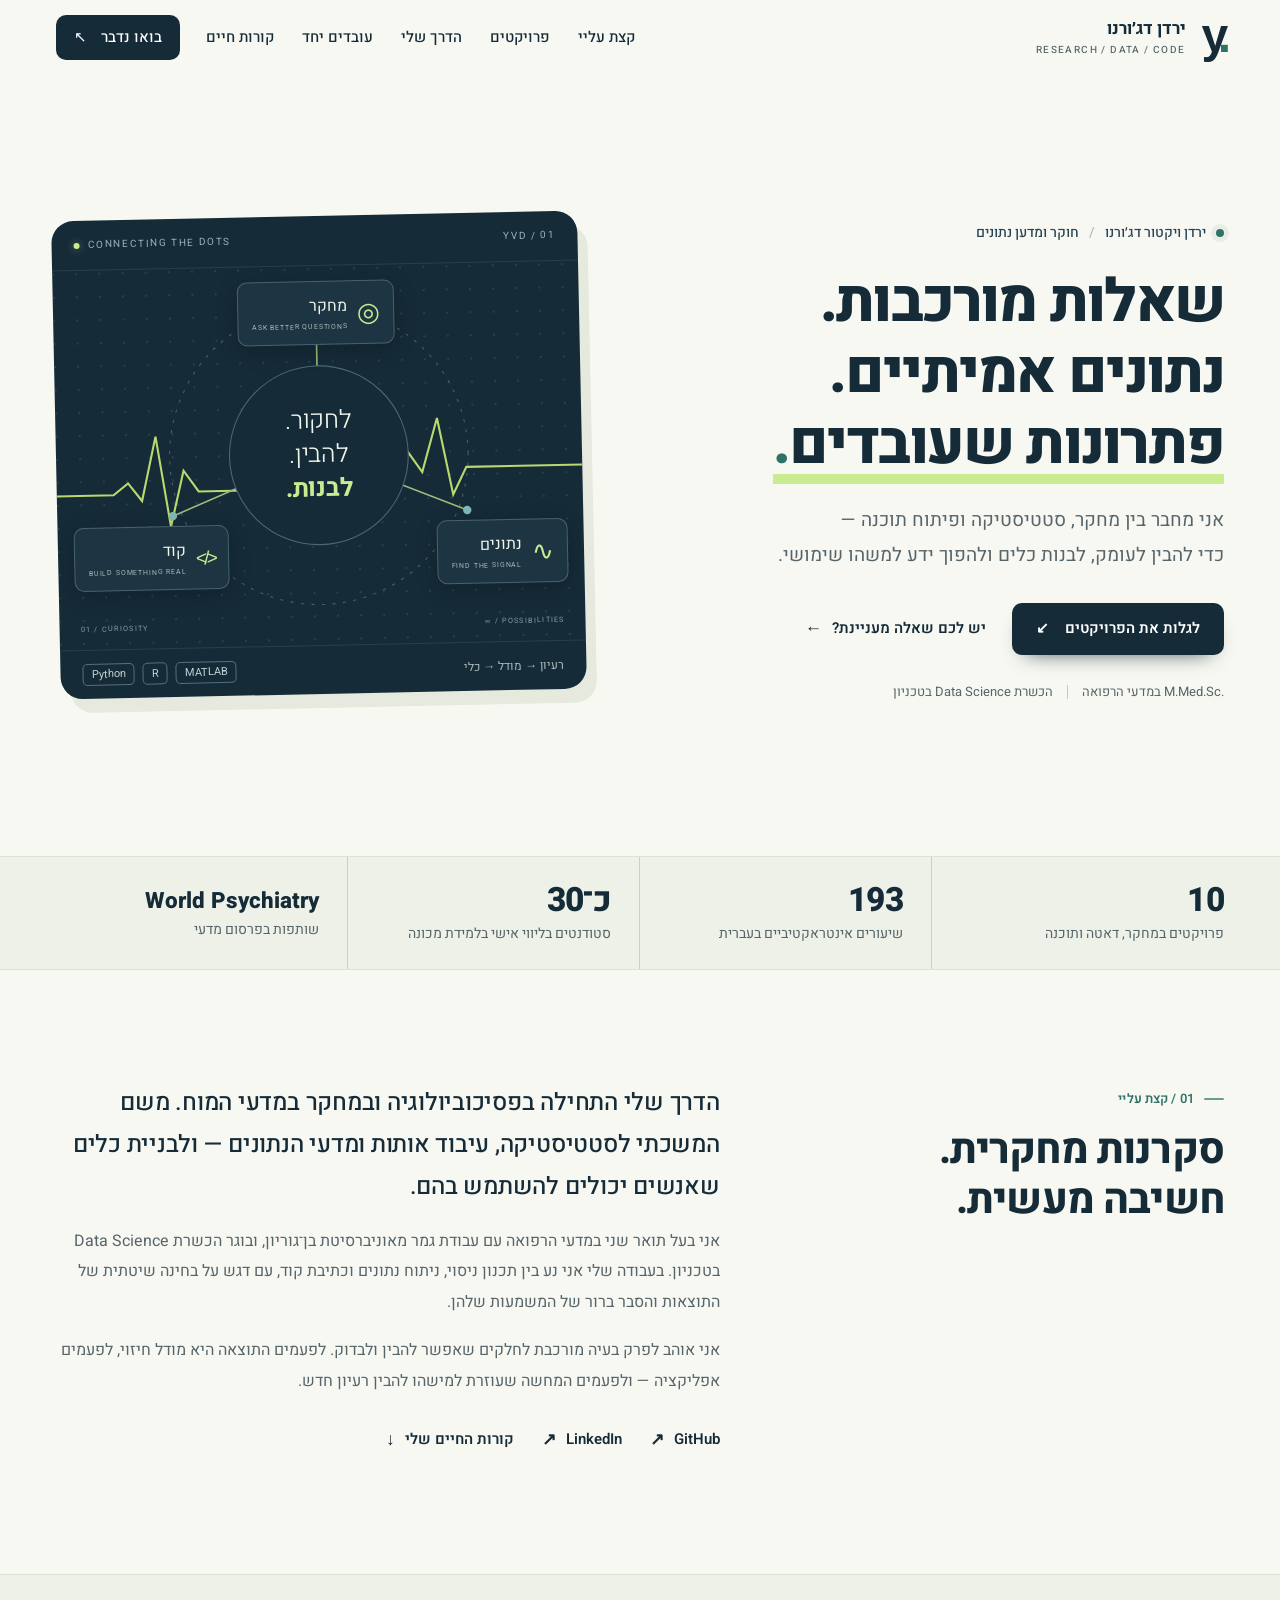
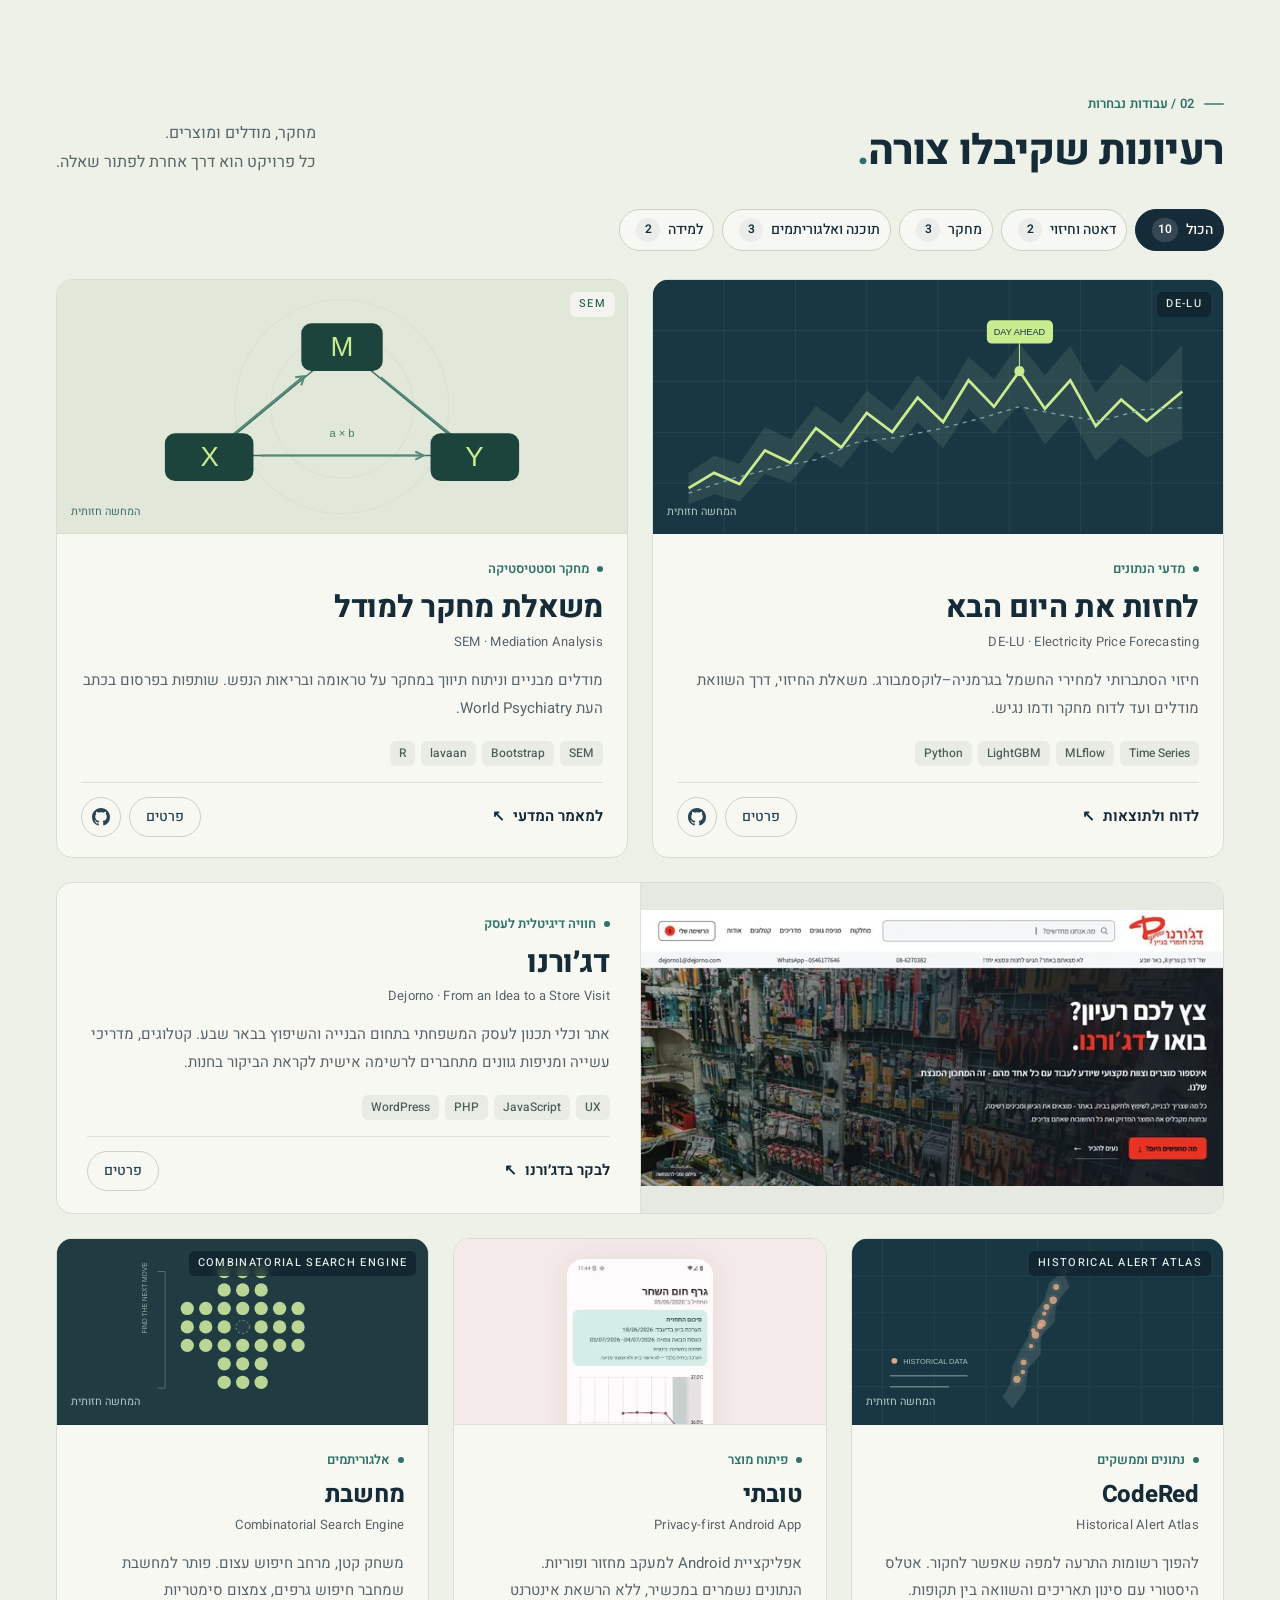
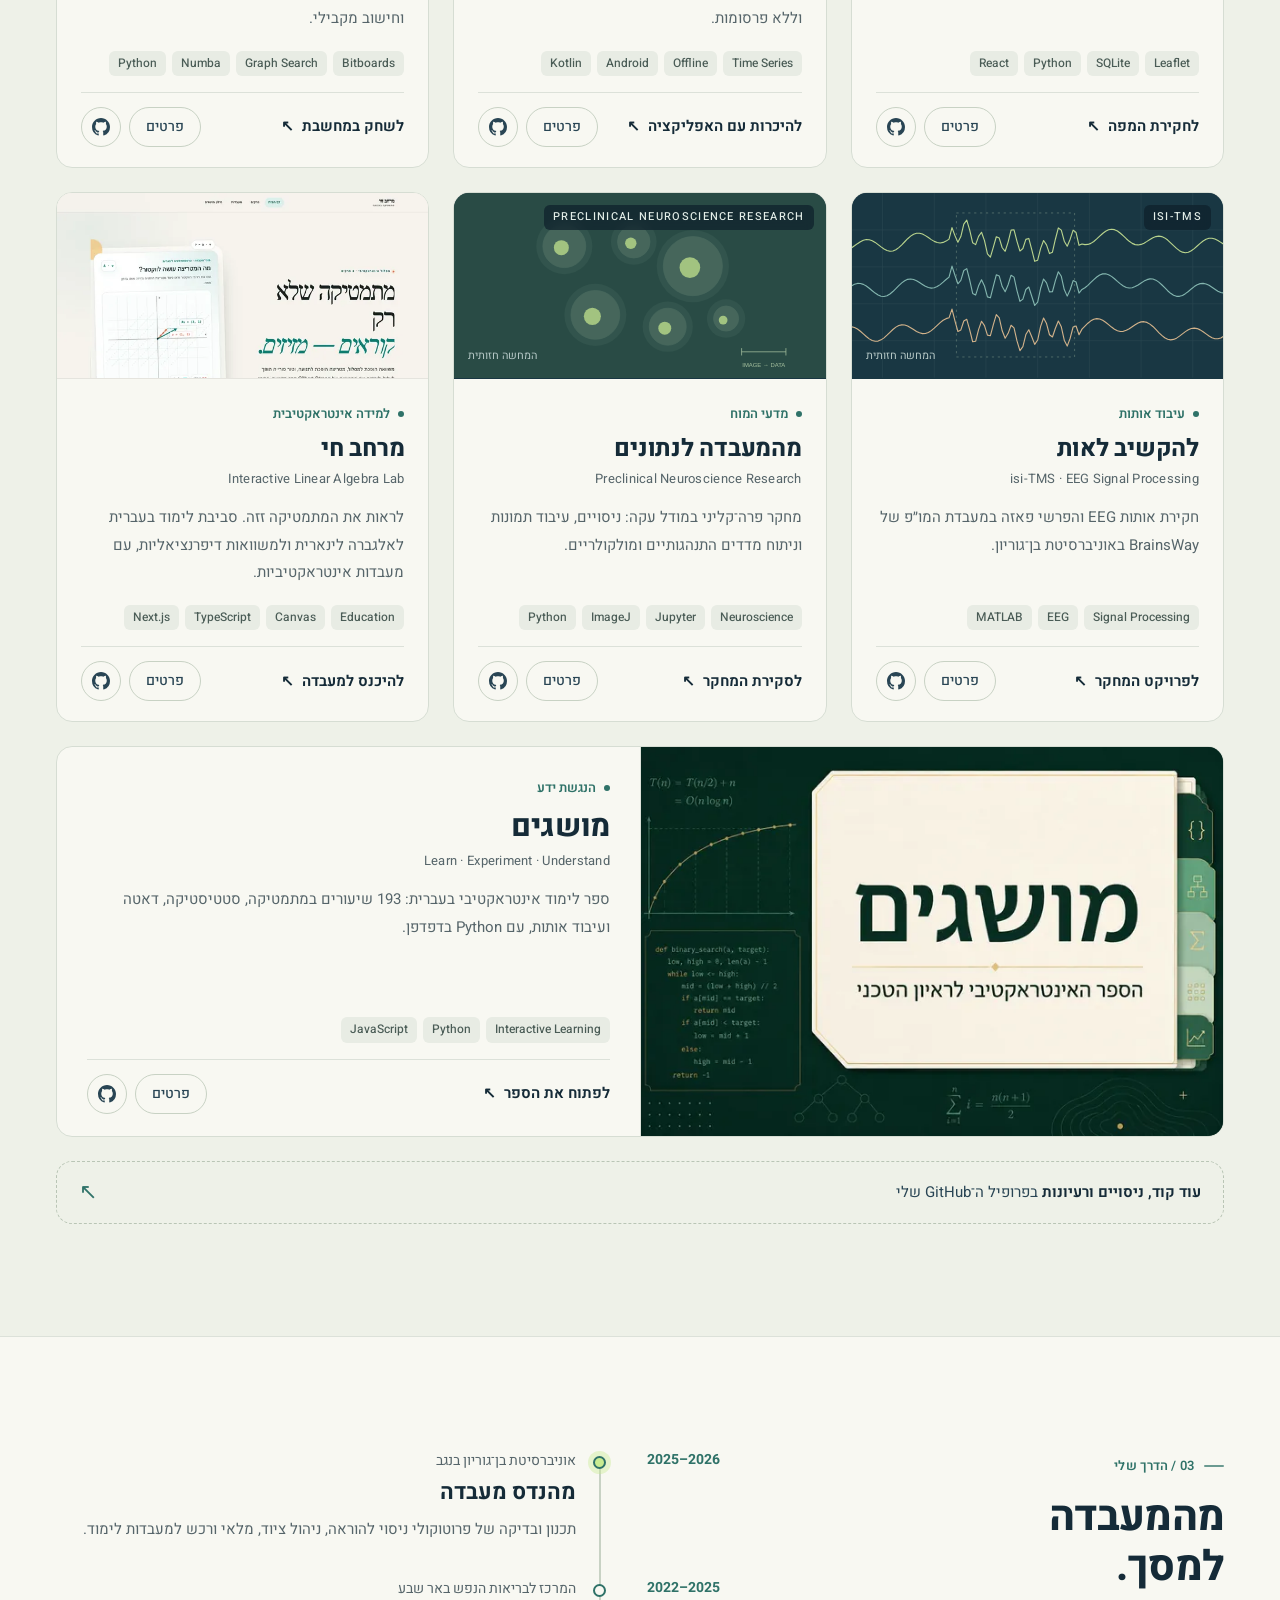
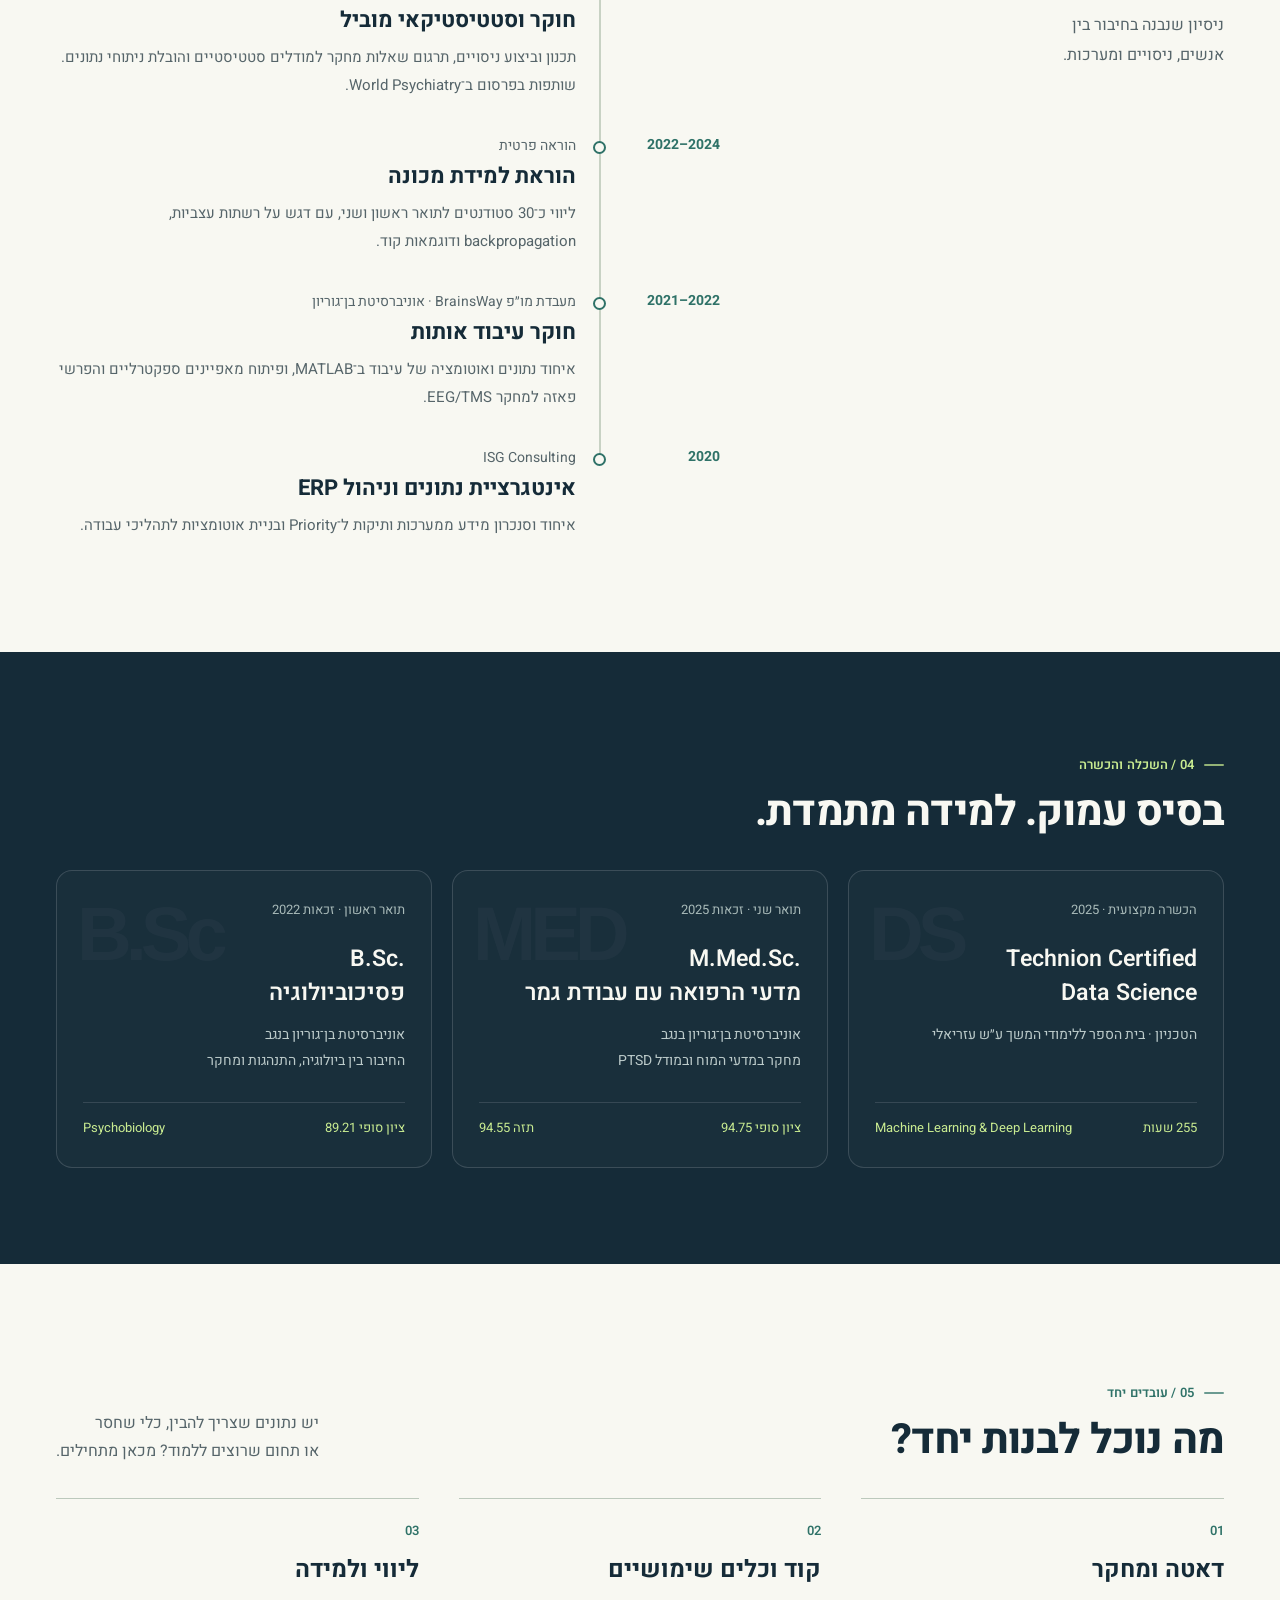
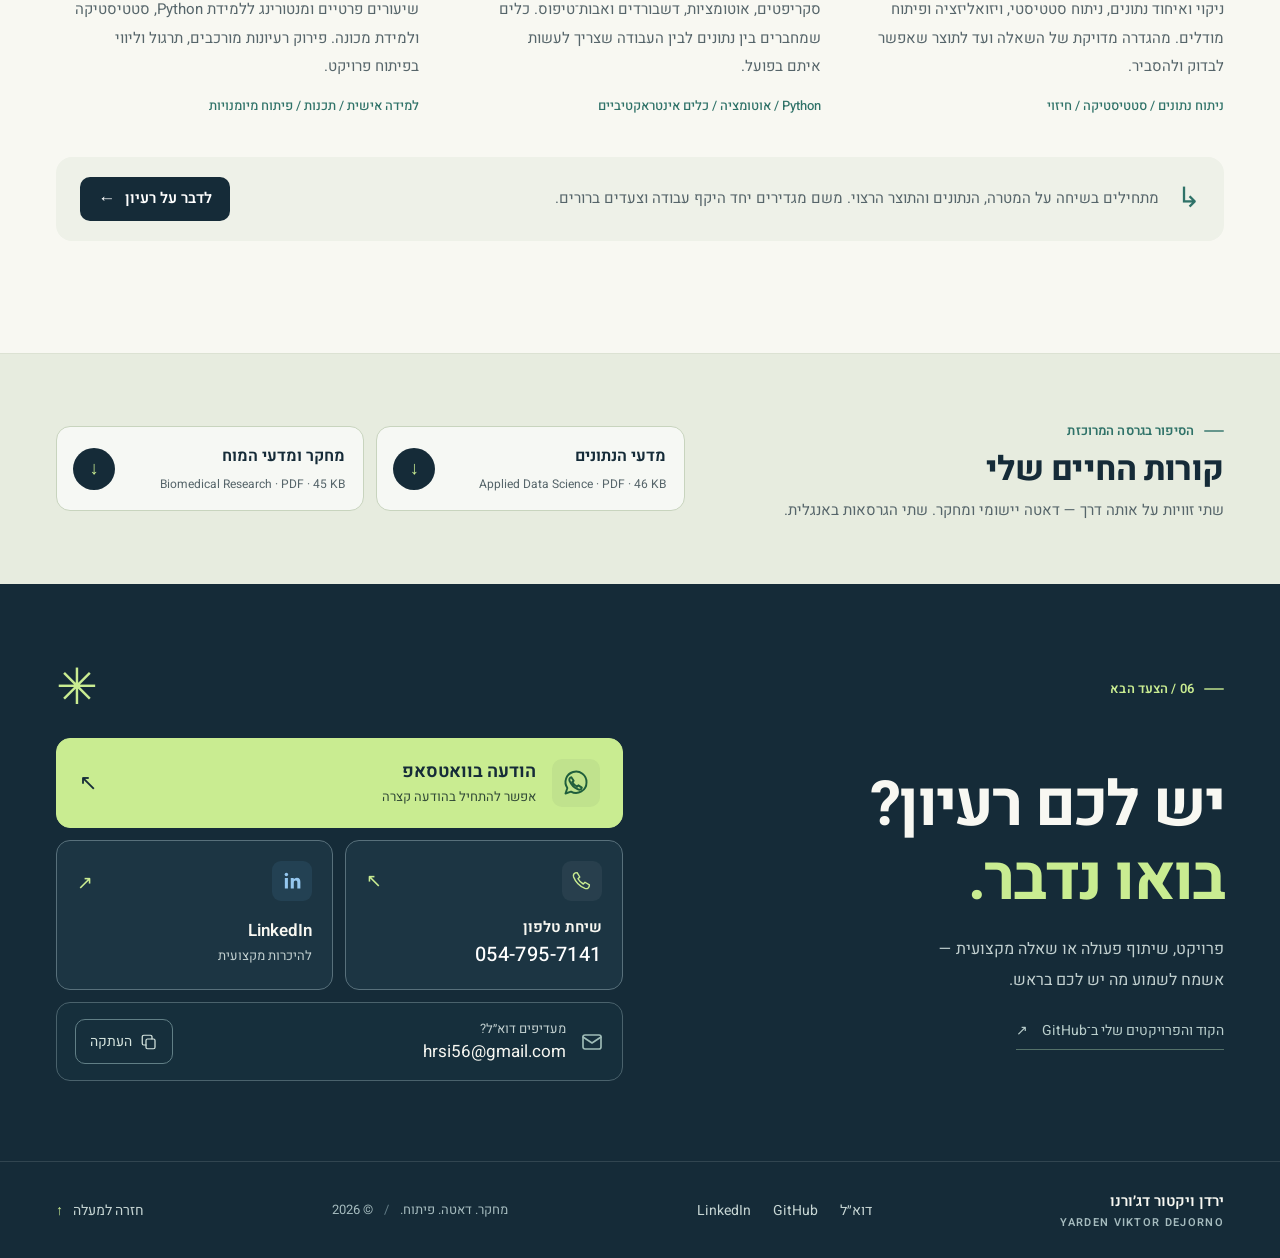
<file: index.html>
<!doctype html>
<html lang="he" dir="rtl">
<head>
  <meta charset="utf-8">
  <meta name="viewport" content="width=device-width, initial-scale=1">
  <meta name="theme-color" content="#f8f8f2">
  <meta name="color-scheme" content="light">
  <title>ירדן ויקטור דג׳ורנו | מחקר, דאטה ופיתוח</title>
  <meta name="description" content="האתר האישי של ירדן ויקטור דג׳ורנו — חוקר ומדען נתונים. פרויקטים בחיזוי, סטטיסטיקה, מדעי המוח ופיתוח תוכנה, לצד ליווי אישי ולמידה.">
  <link rel="canonical" href="https://hrsi56.github.io/">
  <meta property="og:type" content="website">
  <meta property="og:locale" content="he_IL">
  <meta property="og:title" content="ירדן ויקטור דג׳ורנו — מחקר. דאטה. פיתוח.">
  <meta property="og:description" content="מחבר בין שאלות מחקר, נתונים וקוד. תיק עבודות, ניסיון ודרכים לעבוד יחד.">
  <meta property="og:url" content="https://hrsi56.github.io/">
  <meta property="og:image" content="https://hrsi56.github.io/assets/social-card.png">
  <meta property="og:image:width" content="1200">
  <meta property="og:image:height" content="630">
  <meta name="twitter:card" content="summary_large_image">
  <link rel="icon" href="assets/favicon.svg" type="image/svg+xml">
  <link rel="icon" href="assets/favicon-32.png" type="image/png" sizes="32x32">
  <link rel="apple-touch-icon" href="assets/apple-touch-icon.png">
  <link rel="preload" href="assets/fonts/Heebo-Variable.woff2" as="font" type="font/woff2" crossorigin>
  <link rel="stylesheet" href="styles.css?v=ux2-20261119">
  <script type="module" src="app.js?v=ux2-20261119"></script>
  <script type="application/ld+json">{"@context":"https://schema.org","@type":"Person","name":"ירדן ויקטור דג׳ורנו","alternateName":"Yarden Viktor Dejorno","url":"https://hrsi56.github.io/","jobTitle":"חוקר ומדען נתונים","email":"mailto:hrsi56@gmail.com","sameAs":["https://github.com/hrsi56","https://www.linkedin.com/in/yvdejorno/"],"alumniOf":[{"@type":"CollegeOrUniversity","name":"Ben-Gurion University of the Negev"}],"knowsAbout":["Statistical Modeling","Probabilistic Forecasting","Signal Processing","Python","Neuroscience"]}</script>
</head>
<body>
  <div class="scroll-sentinel" aria-hidden="true"></div>
  <a class="skip-link" href="#main">דילוג לתוכן</a>
  <header class="site-header">
    <div class="container nav-wrap">
      <a class="brand" href="#home"><span class="brand-symbol" aria-hidden="true">y<span>.</span></span><span>ירדן דג׳ורנו<span class="sr-only"> — לראש האתר</span><span class="brand-sub" aria-hidden="true">RESEARCH / DATA / CODE</span></span></a>
      <button class="menu-toggle" type="button" aria-expanded="false" aria-controls="main-nav"><span class="menu-lines" aria-hidden="true"></span><span class="menu-label">תפריט</span></button>
      <nav id="main-nav" aria-label="ניווט ראשי"><a href="#about">קצת עליי</a><a href="#projects">פרויקטים</a><a href="#experience">הדרך שלי</a><a href="#together">עובדים יחד</a><a href="#resume">קורות חיים</a><a class="nav-contact" href="#contact">בואו נדבר <span aria-hidden="true">↖</span></a></nav>
    </div>
  </header>
  <main id="main">
    <section class="hero container" id="home" aria-labelledby="hero-title">
      <div class="hero-copy">
        <div class="eyebrow"><span class="status-dot" aria-hidden="true"></span>ירדן ויקטור דג׳ורנו <span class="eyebrow-divider">/</span> חוקר ומדען נתונים</div>
        <h1 id="hero-title">שאלות מורכבות.<br> נתונים אמיתיים.<br> <span class="hero-accent">פתרונות שעובדים<span class="lime-dot">.</span></span></h1>
        <p class="hero-description">אני מחבר בין מחקר, סטטיסטיקה ופיתוח תוכנה —<br class="desktop-br"> כדי להבין לעומק, לבנות כלים ולהפוך ידע למשהו שימושי.</p>
        <div class="hero-actions"><a class="button button-dark" href="#projects">לגלות את הפרויקטים <span aria-hidden="true">↙</span></a><a class="text-link" href="#contact">יש לכם שאלה מעניינת? <span aria-hidden="true">←</span></a></div>
        <div class="hero-credentials"><span><bdi lang="en">M.Med.Sc.</bdi> במדעי הרפואה</span><i aria-hidden="true"></i><span>הכשרת <bdi lang="en">Data Science</bdi> בטכניון</span></div>
      </div>
      <div class="hero-lab" role="img" aria-label="המחשה: מחקר, נתונים וקוד מתחברים לרעיון אחד — לחקור, להבין, לבנות">
        <div class="lab-topline"><span class="lab-live"><span></span> CONNECTING THE DOTS</span><span>YVD / 01</span></div>
        <div class="lab-canvas">
          <svg class="connection-svg" viewBox="0 20 500 360" preserveAspectRatio="xMidYMid slice" fill="none" aria-hidden="true"><defs><pattern id="dot-grid" width="22" height="22" patternUnits="userSpaceOnUse"><circle cx="1" cy="1" r="1" fill="#759097" opacity=".25"/></pattern><linearGradient id="trace" x1="40" y1="160" x2="450" y2="250"><stop stop-color="#b9d96f"/><stop offset="1" stop-color="#6ec8bc"/></linearGradient></defs><rect width="500" height="400" fill="url(#dot-grid)"/><circle cx="250" cy="200" r="142" stroke="#47606b" stroke-dasharray="3 7"/><path class="lab-trace" pathLength="1000" d="M0 234H54L68 223L81 240L95 179L108 265L121 212L135 232H179L196 196L212 211L227 150L243 250L258 193L272 213H318L335 199L348 218L363 167L377 240L390 214H500" stroke="url(#trace)" stroke-width="2"/><path d="M250 58V115M110 255L176 228M390 255L324 228" stroke="#9dbb77" stroke-width="1.5"/><circle cx="250" cy="200" r="85" fill="#152b38" stroke="#4b6873"/><circle class="orbit-dot" cx="250" cy="58" r="5" fill="#c8ed89"/><circle cx="110" cy="255" r="4" fill="#81b9b7"/><circle cx="390" cy="255" r="4" fill="#81b9b7"/></svg>
          <div class="lab-node node-research"><span class="node-icon" aria-hidden="true">◎</span><span>מחקר<small>ASK BETTER QUESTIONS</small></span></div>
          <div class="lab-node node-data"><span class="node-icon" aria-hidden="true">∿</span><span>נתונים<small>FIND THE SIGNAL</small></span></div>
          <div class="lab-node node-code"><span class="node-icon code-icon" aria-hidden="true">&lt;/&gt;</span><span>קוד<small>BUILD SOMETHING REAL</small></span></div>
          <div class="lab-core"><span>לחקור.<br> להבין.<br> <b>לבנות.</b></span></div>
          <span class="lab-axis axis-a">01 / CURIOSITY</span><span class="lab-axis axis-b">∞ / POSSIBILITIES</span>
        </div>
        <div class="lab-bottomline"><span class="lab-tag">Python</span><span class="lab-tag">R</span><span class="lab-tag">MATLAB</span><span class="lab-note">רעיון → מודל → כלי</span></div>
      </div>
    </section>
    <div class="proof-strip"><div class="container"><ul class="proof-list" aria-label="בקצרה, במספרים"><li><a href="#projects"><b><span class="proof-count" data-count="all">10</span></b><span>פרויקטים במחקר, דאטה ותוכנה</span></a></li><li><a href="#project-musagim"><b>193</b><span>שיעורים אינטראקטיביים בעברית</span></a></li><li><a href="#experience"><b>כ־30</b><span>סטודנטים בליווי אישי בלמידת מכונה</span></a></li><li><a href="#project-sem"><b lang="en">World Psychiatry</b><span>שותפות בפרסום מדעי</span></a></li></ul></div></div>
    <section class="section container about" id="about" aria-labelledby="about-title">
      <div class="section-side"><span class="section-number">01 / קצת עליי</span><h2 id="about-title">סקרנות מחקרית. <br> חשיבה מעשית.</h2></div>
      <div class="about-content"><p class="large-text">הדרך שלי התחילה בפסיכוביולוגיה ובמחקר במדעי המוח. משם המשכתי לסטטיסטיקה, עיבוד אותות ומדעי הנתונים — ולבניית כלים שאנשים יכולים להשתמש בהם.</p><p>אני בעל תואר שני במדעי הרפואה עם עבודת גמר מאוניברסיטת בן־גוריון, ובוגר הכשרת Data Science בטכניון. בעבודה שלי אני נע בין תכנון ניסוי, ניתוח נתונים וכתיבת קוד, עם דגש על בחינה שיטתית של התוצאות והסבר ברור של המשמעות שלהן.</p><p>אני אוהב לפרק בעיה מורכבת לחלקים שאפשר להבין ולבדוק. לפעמים התוצאה היא מודל חיזוי, לפעמים אפליקציה — ולפעמים המחשה שעוזרת למישהו להבין רעיון חדש.</p><div class="about-links"><a class="text-link" href="https://github.com/hrsi56" target="_blank" rel="noopener noreferrer">GitHub <span aria-hidden="true">↗</span></a><a class="text-link" href="https://www.linkedin.com/in/yvdejorno/" target="_blank" rel="noopener noreferrer">LinkedIn <span aria-hidden="true">↗</span></a><a class="text-link" href="#resume">קורות החיים שלי <span aria-hidden="true">↓</span></a></div></div>
    </section>
    <section class="section projects-section" id="projects" aria-labelledby="projects-title">
      <div class="container">
        <div class="section-heading"><div><span class="section-number">02 / עבודות נבחרות</span><h2 id="projects-title">רעיונות שקיבלו צורה<span class="lime-dot">.</span></h2></div><p>מחקר, מודלים ומוצרים.<br> כל פרויקט הוא דרך אחרת לפתור שאלה.</p></div>
        <div class="project-filters" role="group" aria-label="סינון פרויקטים לפי תחום"><button class="filter active" type="button" data-filter="all" aria-pressed="true">הכול <span class="filter-count" data-count="all">10</span></button><button class="filter" type="button" data-filter="data" aria-pressed="false">דאטה וחיזוי <span class="filter-count" data-count="data">2</span></button><button class="filter" type="button" data-filter="research" aria-pressed="false">מחקר <span class="filter-count" data-count="research">3</span></button><button class="filter" type="button" data-filter="software" aria-pressed="false">תוכנה ואלגוריתמים <span class="filter-count" data-count="software">3</span></button><button class="filter" type="button" data-filter="learning" aria-pressed="false">למידה <span class="filter-count" data-count="learning">2</span></button></div>
        <p id="filter-status" class="sr-only" role="status" aria-live="polite"></p>
        <div class="project-grid" id="project-grid">
          <!-- PROJECTS:START -->
<article id="project-delu" class="project-card featured" data-category="data">
  <div class="project-visual project-image-forecast" data-open-project="delu"><svg viewBox="0 0 560 250" preserveAspectRatio="xMidYMid slice" xmlns="http://www.w3.org/2000/svg" aria-hidden="true" focusable="false"><rect x="-200" y="-100" width="960" height="450" fill="#193743"/><path d="M0 50H560M0 100H560M0 150H560M0 200H560M70 0V250M140 0V250M210 0V250M280 0V250M350 0V250M420 0V250M490 0V250" stroke="#8da6a3" opacity=".12"/><path d="M35 190L60 173L85 181L110 145L135 157L160 124L185 142L210 109L235 129L260 94L285 119L310 76L335 98L360 63L385 94L410 65L435 111L460 83L485 102L520 64V157L485 175L460 155L435 178L410 135L385 162L360 122L335 152L310 127L285 166L260 140L235 171L210 154L185 185L160 169L135 200L110 191L85 218L60 211L35 221Z" fill="#a0c397" opacity=".13"/><path d="M35 205L60 190L85 201L110 168L135 180L160 146L185 165L210 131L235 150L260 116L285 140L310 99L335 125L360 90L385 127L410 99L435 144L460 118L485 139L520 110" fill="none" stroke="#c9ec91" stroke-width="2.7"/><path d="M35 210L80 195L120 185L160 177L200 160L240 155L280 147L320 137L360 125L400 133L440 139L480 128L520 126" stroke="#7ba6a7" stroke-width="1.3" stroke-dasharray="4 5" fill="none"/><circle cx="360" cy="90" r="5" fill="#c9ec91"/><path d="M360 90V62" stroke="#c9ec91"/><rect x="328" y="40" width="65" height="23" rx="5" fill="#c9ec91"/><text x="360" y="55" text-anchor="middle" fill="#193743" font-family="Arial" font-size="9">DAY AHEAD</text></svg><span class="visual-stamp">DE-LU</span><span class="visual-caption">המחשה חזותית</span></div>
  <div class="project-body"><span class="project-category">מדעי הנתונים</span><h3>לחזות את היום הבא</h3><p class="project-name" lang="en">DE-LU · Electricity Price Forecasting</p><p class="project-description">חיזוי הסתברותי למחירי החשמל בגרמניה–לוקסמבורג. משאלת החיזוי, דרך השוואת מודלים ועד לדוח מחקר ודמו נגיש.</p><div class="project-tags" lang="en"><span>Python</span><span>LightGBM</span><span>MLflow</span><span>Time Series</span></div><div class="project-actions"><a class="project-main-link" href="https://hrsi56.github.io/delu-day-ahead-forecast/" target="_blank" rel="noopener noreferrer">לדוח ולתוצאות <span aria-hidden="true">↖</span></a><button class="project-info" type="button" data-project="delu" aria-haspopup="dialog" aria-label="פרטים נוספים על לחזות את היום הבא">פרטים</button><a class="repo-link" href="https://github.com/hrsi56/delu-day-ahead-forecast" target="_blank" rel="noopener noreferrer" aria-label="הקוד של לחזות את היום הבא ב־GitHub" title="הקוד ב־GitHub"><svg viewBox="0 0 16 16" aria-hidden="true" focusable="false"><path fill="currentColor" d="M8 0c4.42 0 8 3.58 8 8a8.013 8.013 0 0 1-5.45 7.59c-.4.08-.55-.17-.55-.38 0-.27.01-1.13.01-2.2 0-.75-.25-1.23-.54-1.48 1.78-.2 3.65-.88 3.65-3.95 0-.88-.31-1.59-.82-2.15.08-.2.36-1.02-.08-2.12 0 0-.67-.22-2.2.82-.64-.18-1.32-.27-2-.27-.68 0-1.36.09-2 .27-1.53-1.03-2.2-.82-2.2-.82-.44 1.1-.16 1.92-.08 2.12-.51.56-.82 1.28-.82 2.15 0 3.06 1.86 3.75 3.64 3.95-.23.2-.44.55-.51 1.07-.46.21-1.61.55-2.33-.66-.15-.24-.6-.83-1.23-.82-.67.01-.27.38.01.53.34.19.73.9.82 1.13.16.45.68 1.31 2.69.94 0 .67.01 1.3.01 1.49 0 .21-.15.45-.55.38A7.995 7.995 0 0 1 0 8c0-4.42 3.58-8 8-8Z"/></svg></a></div></div>
</article>
<article id="project-sem" class="project-card featured" data-category="research">
  <div class="project-visual project-image-mediation" data-open-project="sem"><svg viewBox="0 0 560 250" preserveAspectRatio="xMidYMid slice" xmlns="http://www.w3.org/2000/svg" aria-hidden="true" focusable="false"><rect x="-200" y="-100" width="960" height="450" fill="#e1e8d9"/><circle cx="280" cy="125" r="105" stroke="#a2b194" opacity=".15" fill="none"/><circle cx="280" cy="125" r="70" stroke="#a2b194" opacity=".15" fill="none"/><path d="M150 173L280 66L410 173M150 173H410" stroke="#3b6e64" stroke-width="1.5" fill="none"/><path d="M172 153L241 96M318 96L388 153M200 173H360" stroke="#558a77" stroke-width="2"/><path d="M234 96L243 95L240 104M384 151L390 155L381 155M352 169L360 173L352 177" stroke="#558a77" fill="none" stroke-width="2"/><rect x="240" y="43" width="80" height="47" rx="10" fill="#1d443c"/><rect x="106" y="151" width="87" height="47" rx="10" fill="#1d443c"/><rect x="367" y="151" width="87" height="47" rx="10" fill="#1d443c"/><text x="280" y="75" text-anchor="middle" fill="#c9ec91" font-family="Arial" font-size="27">M</text><text x="150" y="183" text-anchor="middle" fill="#c9ec91" font-family="Arial" font-size="27">X</text><text x="410" y="183" text-anchor="middle" fill="#c9ec91" font-family="Arial" font-size="27">Y</text><text x="280" y="155" text-anchor="middle" fill="#497767" font-family="Arial" font-size="11">a × b</text></svg><span class="visual-stamp">SEM</span><span class="visual-caption">המחשה חזותית</span></div>
  <div class="project-body"><span class="project-category">מחקר וסטטיסטיקה</span><h3>משאלת מחקר למודל</h3><p class="project-name" lang="en">SEM · Mediation Analysis</p><p class="project-description">מודלים מבניים וניתוח תיווך במחקר על טראומה ובריאות הנפש. שותפות בפרסום בכתב העת World Psychiatry.</p><div class="project-tags" lang="en"><span>R</span><span>lavaan</span><span>Bootstrap</span><span>SEM</span></div><div class="project-actions"><a class="project-main-link" href="https://doi.org/10.1002/wps.21254" target="_blank" rel="noopener noreferrer">למאמר המדעי <span aria-hidden="true">↖</span></a><button class="project-info" type="button" data-project="sem" aria-haspopup="dialog" aria-label="פרטים נוספים על משאלת מחקר למודל">פרטים</button><a class="repo-link" href="https://github.com/hrsi56/SEM-Mediation-Analysis" target="_blank" rel="noopener noreferrer" aria-label="הקוד של משאלת מחקר למודל ב־GitHub" title="הקוד ב־GitHub"><svg viewBox="0 0 16 16" aria-hidden="true" focusable="false"><path fill="currentColor" d="M8 0c4.42 0 8 3.58 8 8a8.013 8.013 0 0 1-5.45 7.59c-.4.08-.55-.17-.55-.38 0-.27.01-1.13.01-2.2 0-.75-.25-1.23-.54-1.48 1.78-.2 3.65-.88 3.65-3.95 0-.88-.31-1.59-.82-2.15.08-.2.36-1.02-.08-2.12 0 0-.67-.22-2.2.82-.64-.18-1.32-.27-2-.27-.68 0-1.36.09-2 .27-1.53-1.03-2.2-.82-2.2-.82-.44 1.1-.16 1.92-.08 2.12-.51.56-.82 1.28-.82 2.15 0 3.06 1.86 3.75 3.64 3.95-.23.2-.44.55-.51 1.07-.46.21-1.61.55-2.33-.66-.15-.24-.6-.83-1.23-.82-.67.01-.27.38.01.53.34.19.73.9.82 1.13.16.45.68 1.31 2.69.94 0 .67.01 1.3.01 1.49 0 .21-.15.45-.55.38A7.995 7.995 0 0 1 0 8c0-4.42 3.58-8 8-8Z"/></svg></a></div></div>
</article>
<article id="project-dejorno" class="project-card wide" data-category="software">
  <div class="project-visual project-image-dejorno" data-open-project="dejorno"><img src="assets/dejorno-home.webp" srcset="assets/dejorno-home-640.webp 640w, assets/dejorno-home-960.webp 960w, assets/dejorno-home.webp 1280w" sizes="(min-width: 1240px) 620px, (min-width: 700px) 50vw, 100vw" alt="דף הבית של אתר דג׳ורנו, עם לוגו המותג וכותרת הפתיחה" loading="lazy" decoding="async" width="1280" height="608"></div>
  <div class="project-body"><span class="project-category">חוויה דיגיטלית לעסק</span><h3>דג׳ורנו</h3><p class="project-name" lang="en">Dejorno · From an Idea to a Store Visit</p><p class="project-description">אתר וכלי תכנון לעסק המשפחתי בתחום הבנייה והשיפוץ בבאר שבע. קטלוגים, מדריכי עשייה ומניפות גוונים מתחברים לרשימה אישית לקראת הביקור בחנות.</p><div class="project-tags" lang="en"><span>WordPress</span><span>PHP</span><span>JavaScript</span><span>UX</span></div><div class="project-actions"><a class="project-main-link" href="https://dejorno.com/" target="_blank" rel="noopener noreferrer">לבקר בדג׳ורנו <span aria-hidden="true">↖</span></a><button class="project-info" type="button" data-project="dejorno" aria-haspopup="dialog" aria-label="פרטים נוספים על דג׳ורנו">פרטים</button></div></div>
</article>
<article id="project-codered" class="project-card" data-category="data">
  <div class="project-visual project-image-map" data-open-project="codered"><svg viewBox="0 0 560 250" preserveAspectRatio="xMidYMid slice" xmlns="http://www.w3.org/2000/svg" aria-hidden="true" focusable="false"><rect x="-200" y="-100" width="960" height="450" fill="#193743"/><path d="M0 50H560M0 100H560M0 150H560M0 200H560M70 0V250M140 0V250M210 0V250M280 0V250M350 0V250M420 0V250M490 0V250" stroke="#8da6a3" opacity=".12"/><path d="M320 23L333 32L315 47L323 65L304 87L303 112L284 132L284 156L266 176L263 205L246 229L233 214L244 195L246 173L258 149L271 126L273 106L289 83L296 59L309 49Z" fill="#c9d7c6" opacity=".15" stroke="#9bb9a0" stroke-width="1.3"/><circle cx="316" cy="44" r="3" fill="#d7a885" opacity=".85"/><circle cx="316" cy="44" r="7" fill="#d7a885" opacity=".09"/><circle cx="305" cy="65" r="4" fill="#d7a885" opacity=".85"/><circle cx="305" cy="65" r="8" fill="#d7a885" opacity=".09"/><circle cx="301" cy="83" r="5" fill="#d7a885" opacity=".85"/><circle cx="301" cy="83" r="9" fill="#d7a885" opacity=".09"/><circle cx="289" cy="101" r="3" fill="#d7a885" opacity=".85"/><circle cx="289" cy="101" r="7" fill="#d7a885" opacity=".09"/><circle cx="283" cy="118" r="4" fill="#d7a885" opacity=".85"/><circle cx="283" cy="118" r="8" fill="#d7a885" opacity=".09"/><circle cx="277" cy="130" r="5" fill="#d7a885" opacity=".85"/><circle cx="277" cy="130" r="9" fill="#d7a885" opacity=".09"/><circle cx="271" cy="145" r="3" fill="#d7a885" opacity=".85"/><circle cx="271" cy="145" r="7" fill="#d7a885" opacity=".09"/><circle cx="261" cy="167" r="4" fill="#d7a885" opacity=".85"/><circle cx="261" cy="167" r="8" fill="#d7a885" opacity=".09"/><circle cx="252" cy="190" r="5" fill="#d7a885" opacity=".85"/><circle cx="252" cy="190" r="9" fill="#d7a885" opacity=".09"/><circle cx="260" cy="180" r="3" fill="#d7a885" opacity=".85"/><circle cx="260" cy="180" r="7" fill="#d7a885" opacity=".09"/><circle cx="292" cy="92" r="4" fill="#d7a885" opacity=".85"/><circle cx="292" cy="92" r="8" fill="#d7a885" opacity=".09"/><circle cx="286" cy="114" r="5" fill="#d7a885" opacity=".85"/><circle cx="286" cy="114" r="9" fill="#d7a885" opacity=".09"/><circle cx="274" cy="124" r="3" fill="#d7a885" opacity=".85"/><circle cx="274" cy="124" r="7" fill="#d7a885" opacity=".09"/><path d="M80 185H185M80 200H160" stroke="#61817f" stroke-width="2"/><circle cx="86" cy="165" r="4" fill="#d7a885"/><text x="98" y="169" fill="#a7bfbb" font-size="10" font-family="Arial">HISTORICAL DATA</text></svg><span class="visual-stamp">HISTORICAL ALERT ATLAS</span><span class="visual-caption">המחשה חזותית</span></div>
  <div class="project-body"><span class="project-category">נתונים וממשקים</span><h3>CodeRed</h3><p class="project-name" lang="en">Historical Alert Atlas</p><p class="project-description">להפוך רשומות התרעה למפה שאפשר לחקור. אטלס היסטורי עם סינון תאריכים והשוואה בין תקופות.</p><div class="project-tags" lang="en"><span>React</span><span>Python</span><span>SQLite</span><span>Leaflet</span></div><div class="project-actions"><a class="project-main-link" href="https://hrsi56.github.io/CodeRed/" target="_blank" rel="noopener noreferrer">לחקירת המפה <span aria-hidden="true">↖</span></a><button class="project-info" type="button" data-project="codered" aria-haspopup="dialog" aria-label="פרטים נוספים על CodeRed">פרטים</button><a class="repo-link" href="https://github.com/hrsi56/CodeRed" target="_blank" rel="noopener noreferrer" aria-label="הקוד של CodeRed ב־GitHub" title="הקוד ב־GitHub"><svg viewBox="0 0 16 16" aria-hidden="true" focusable="false"><path fill="currentColor" d="M8 0c4.42 0 8 3.58 8 8a8.013 8.013 0 0 1-5.45 7.59c-.4.08-.55-.17-.55-.38 0-.27.01-1.13.01-2.2 0-.75-.25-1.23-.54-1.48 1.78-.2 3.65-.88 3.65-3.95 0-.88-.31-1.59-.82-2.15.08-.2.36-1.02-.08-2.12 0 0-.67-.22-2.2.82-.64-.18-1.32-.27-2-.27-.68 0-1.36.09-2 .27-1.53-1.03-2.2-.82-2.2-.82-.44 1.1-.16 1.92-.08 2.12-.51.56-.82 1.28-.82 2.15 0 3.06 1.86 3.75 3.64 3.95-.23.2-.44.55-.51 1.07-.46.21-1.61.55-2.33-.66-.15-.24-.6-.83-1.23-.82-.67.01-.27.38.01.53.34.19.73.9.82 1.13.16.45.68 1.31 2.69.94 0 .67.01 1.3.01 1.49 0 .21-.15.45-.55.38A7.995 7.995 0 0 1 0 8c0-4.42 3.58-8 8-8Z"/></svg></a></div></div>
</article>
<article id="project-tovati" class="project-card" data-category="software">
  <div class="project-visual project-image-tovati" data-open-project="tovati"><img src="assets/tovati-preview.webp" srcset="assets/tovati-preview-320.webp 320w, assets/tovati-preview.webp 630w" sizes="160px" alt="צילום מסך של גרף המעקב באפליקציית טובתי" loading="lazy" decoding="async" width="630" height="1400"></div>
  <div class="project-body"><span class="project-category">פיתוח מוצר</span><h3>טובתי</h3><p class="project-name" lang="en">Privacy-first Android App</p><p class="project-description">אפליקציית Android למעקב מחזור ופוריות. הנתונים נשמרים במכשיר, ללא הרשאת אינטרנט וללא פרסומות.</p><div class="project-tags" lang="en"><span>Kotlin</span><span>Android</span><span>Offline</span><span>Time Series</span></div><div class="project-actions"><a class="project-main-link" href="https://hrsi56.github.io/Tovati/" target="_blank" rel="noopener noreferrer">להיכרות עם האפליקציה <span aria-hidden="true">↖</span></a><button class="project-info" type="button" data-project="tovati" aria-haspopup="dialog" aria-label="פרטים נוספים על טובתי">פרטים</button><a class="repo-link" href="https://github.com/hrsi56/Tovati" target="_blank" rel="noopener noreferrer" aria-label="הקוד של טובתי ב־GitHub" title="הקוד ב־GitHub"><svg viewBox="0 0 16 16" aria-hidden="true" focusable="false"><path fill="currentColor" d="M8 0c4.42 0 8 3.58 8 8a8.013 8.013 0 0 1-5.45 7.59c-.4.08-.55-.17-.55-.38 0-.27.01-1.13.01-2.2 0-.75-.25-1.23-.54-1.48 1.78-.2 3.65-.88 3.65-3.95 0-.88-.31-1.59-.82-2.15.08-.2.36-1.02-.08-2.12 0 0-.67-.22-2.2.82-.64-.18-1.32-.27-2-.27-.68 0-1.36.09-2 .27-1.53-1.03-2.2-.82-2.2-.82-.44 1.1-.16 1.92-.08 2.12-.51.56-.82 1.28-.82 2.15 0 3.06 1.86 3.75 3.64 3.95-.23.2-.44.55-.51 1.07-.46.21-1.61.55-2.33-.66-.15-.24-.6-.83-1.23-.82-.67.01-.27.38.01.53.34.19.73.9.82 1.13.16.45.68 1.31 2.69.94 0 .67.01 1.3.01 1.49 0 .21-.15.45-.55.38A7.995 7.995 0 0 1 0 8c0-4.42 3.58-8 8-8Z"/></svg></a></div></div>
</article>
<article id="project-machshevet" class="project-card" data-category="software">
  <div class="project-visual project-image-peg" data-open-project="machshevet"><svg viewBox="0 0 560 250" preserveAspectRatio="xMidYMid slice" xmlns="http://www.w3.org/2000/svg" aria-hidden="true" focusable="false"><rect x="-200" y="-100" width="960" height="450" fill="#213b43"/><circle cx="255" cy="44" r="9" fill="#b9d694" /><circle cx="280" cy="44" r="9" fill="#b9d694" /><circle cx="305" cy="44" r="9" fill="#b9d694" /><circle cx="255" cy="69" r="9" fill="#b9d694" /><circle cx="280" cy="69" r="9" fill="#b9d694" /><circle cx="305" cy="69" r="9" fill="#b9d694" /><circle cx="205" cy="94" r="9" fill="#b9d694" /><circle cx="230" cy="94" r="9" fill="#b9d694" /><circle cx="255" cy="94" r="9" fill="#b9d694" /><circle cx="280" cy="94" r="9" fill="#b9d694" /><circle cx="305" cy="94" r="9" fill="#b9d694" /><circle cx="330" cy="94" r="9" fill="#b9d694" /><circle cx="355" cy="94" r="9" fill="#b9d694" /><circle cx="205" cy="119" r="9" fill="#b9d694" /><circle cx="230" cy="119" r="9" fill="#b9d694" /><circle cx="255" cy="119" r="9" fill="#b9d694" /><circle cx="280" cy="119" r="9" fill="#263e49" stroke="#94b391" stroke-dasharray="3 3"/><circle cx="305" cy="119" r="9" fill="#b9d694" /><circle cx="330" cy="119" r="9" fill="#b9d694" /><circle cx="355" cy="119" r="9" fill="#b9d694" /><circle cx="205" cy="144" r="9" fill="#b9d694" /><circle cx="230" cy="144" r="9" fill="#b9d694" /><circle cx="255" cy="144" r="9" fill="#b9d694" /><circle cx="280" cy="144" r="9" fill="#b9d694" /><circle cx="305" cy="144" r="9" fill="#b9d694" /><circle cx="330" cy="144" r="9" fill="#b9d694" /><circle cx="355" cy="144" r="9" fill="#b9d694" /><circle cx="255" cy="169" r="9" fill="#b9d694" /><circle cx="280" cy="169" r="9" fill="#b9d694" /><circle cx="305" cy="169" r="9" fill="#b9d694" /><circle cx="255" cy="194" r="9" fill="#b9d694" /><circle cx="280" cy="194" r="9" fill="#b9d694" /><circle cx="305" cy="194" r="9" fill="#b9d694" /><path d="M175 44V202M165 44H175M165 202H175" stroke="#648078" fill="none"/><text x="150" y="128" fill="#8dafa1" font-size="9" font-family="Arial" transform="rotate(-90 150 128)">FIND THE NEXT MOVE</text></svg><span class="visual-stamp">COMBINATORIAL SEARCH ENGINE</span><span class="visual-caption">המחשה חזותית</span></div>
  <div class="project-body"><span class="project-category">אלגוריתמים</span><h3>מחשבת</h3><p class="project-name" lang="en">Combinatorial Search Engine</p><p class="project-description">משחק קטן, מרחב חיפוש עצום. פותר למחשבת שמחבר חיפוש גרפים, צמצום סימטריות וחישוב מקבילי.</p><div class="project-tags" lang="en"><span>Python</span><span>Numba</span><span>Graph Search</span><span>Bitboards</span></div><div class="project-actions"><a class="project-main-link" href="https://hrsi56.pythonanywhere.com/" target="_blank" rel="noopener noreferrer">לשחק במחשבת <span aria-hidden="true">↖</span></a><button class="project-info" type="button" data-project="machshevet" aria-haspopup="dialog" aria-label="פרטים נוספים על מחשבת">פרטים</button><a class="repo-link" href="https://github.com/hrsi56/Machshevet" target="_blank" rel="noopener noreferrer" aria-label="הקוד של מחשבת ב־GitHub" title="הקוד ב־GitHub"><svg viewBox="0 0 16 16" aria-hidden="true" focusable="false"><path fill="currentColor" d="M8 0c4.42 0 8 3.58 8 8a8.013 8.013 0 0 1-5.45 7.59c-.4.08-.55-.17-.55-.38 0-.27.01-1.13.01-2.2 0-.75-.25-1.23-.54-1.48 1.78-.2 3.65-.88 3.65-3.95 0-.88-.31-1.59-.82-2.15.08-.2.36-1.02-.08-2.12 0 0-.67-.22-2.2.82-.64-.18-1.32-.27-2-.27-.68 0-1.36.09-2 .27-1.53-1.03-2.2-.82-2.2-.82-.44 1.1-.16 1.92-.08 2.12-.51.56-.82 1.28-.82 2.15 0 3.06 1.86 3.75 3.64 3.95-.23.2-.44.55-.51 1.07-.46.21-1.61.55-2.33-.66-.15-.24-.6-.83-1.23-.82-.67.01-.27.38.01.53.34.19.73.9.82 1.13.16.45.68 1.31 2.69.94 0 .67.01 1.3.01 1.49 0 .21-.15.45-.55.38A7.995 7.995 0 0 1 0 8c0-4.42 3.58-8 8-8Z"/></svg></a></div></div>
</article>
<article id="project-eeg" class="project-card" data-category="research">
  <div class="project-visual project-image-signal" data-open-project="eeg"><svg viewBox="0 0 560 250" preserveAspectRatio="xMidYMid slice" xmlns="http://www.w3.org/2000/svg" aria-hidden="true" focusable="false"><rect x="-200" y="-100" width="960" height="450" fill="#193743"/><path d="M0 50H560M0 100H560M0 150H560M0 200H560M70 0V250M140 0V250M210 0V250M280 0V250M350 0V250M420 0V250M490 0V250" stroke="#8da6a3" opacity=".12"/><path d="M0 65.0 L4 69.1 L8 72.8 L12 75.6 L16 77.1 L20 77.4 L24 76.3 L28 74.2 L32 71.5 L36 68.6 L40 65.9 L44 63.9 L48 63.0 L52 63.2 L56 64.6 L60 66.9 L64 69.9 L68 73.0 L72 75.8 L76 77.9 L80 78.8 L84 78.5 L88 76.8 L92 73.9 L96 70.2 L100 66.0 L104 61.9 L108 58.4 L112 55.8 L116 54.5 L120 54.4 L124 55.6 L128 57.7 L132 60.3 L136 63.1 L140 65.5 L144 67.1 L148 67.6 L152 66.9 L156 65.1 L160 62.4 L164 46.9 L168 57.7 L172 66.6 L176 58.9 L180 42.2 L184 36.8 L188 50.2 L192 67.4 L196 69.9 L200 58.8 L204 53.1 L208 64.5 L212 82.4 L216 86.7 L220 73.3 L224 59.2 L228 61.0 L232 74.1 L236 78.9 L240 66.4 L244 50.3 L248 49.8 L252 65.4 L256 78.6 L260 75.1 L264 62.8 L268 61.5 L272 76.7 L276 92.5 L280 91.0 L284 75.0 L288 64.3 L292 70.3 L296 82.0 L300 80.1 L304 62.6 L308 47.3 L312 50.3 L316 65.3 L320 72.1 L324 62.5 L328 50.3 L332 53.5 L336 70.9 L340 69.0 L344 69.9 L348 69.6 L352 68.2 L356 65.6 L360 62.2 L364 58.5 L368 54.8 L372 51.8 L376 49.8 L380 49.0 L384 49.6 L388 51.5 L392 54.5 L396 58.1 L400 61.9 L404 65.4 L408 68.2 L412 69.9 L416 70.3 L420 69.6 L424 67.9 L428 65.5 L432 62.9 L436 60.6 L440 59.0 L444 58.4 L448 59.0 L452 60.8 L456 63.7 L460 67.4 L464 71.3 L468 75.0 L472 78.1 L476 80.1 L480 80.8 L484 80.2 L488 78.2 L492 75.3 L496 71.8 L500 68.2 L504 65.0 L508 62.6 L512 61.3 L516 61.2 L520 62.3 L524 64.2 L528 66.8 L532 69.4 L536 71.6 L540 73.1 L544 73.4 L548 72.5 L552 70.3 L556 67.2 L560 63.3" fill="none" stroke="#b9d48d" stroke-width="1.5" stroke-linejoin="round"/><path d="M0 132.6 L4 134.6 L8 135.4 L12 135.0 L16 133.4 L20 131.0 L24 128.2 L28 125.6 L32 123.6 L36 122.4 L40 122.5 L44 123.7 L48 125.9 L52 129.0 L56 132.3 L60 135.5 L64 138.2 L68 139.8 L72 140.1 L76 139.0 L80 136.7 L84 133.4 L88 129.5 L92 125.4 L96 121.7 L100 118.8 L104 116.9 L108 116.4 L112 117.1 L116 118.8 L120 121.2 L124 123.8 L128 126.3 L132 128.0 L136 128.8 L140 128.3 L144 126.7 L148 124.0 L152 120.7 L156 117.1 L160 113.8 L164 98.9 L168 111.4 L172 122.9 L176 118.4 L180 104.9 L184 102.4 L188 117.8 L192 136.0 L196 138.2 L200 125.7 L204 117.5 L208 125.9 L212 140.6 L216 141.9 L220 126.1 L224 110.7 L228 112.5 L232 126.7 L236 133.7 L240 124.2 L244 111.3 L248 113.9 L252 132.1 L256 146.8 L260 143.7 L264 130.6 L268 127.3 L272 139.8 L276 152.3 L280 147.6 L284 129.0 L288 116.4 L292 121.7 L296 133.9 L300 133.7 L304 118.7 L308 106.6 L312 112.8 L316 130.7 L320 139.6 L324 131.0 L328 118.6 L332 120.5 L336 135.5 L340 130.6 L344 128.3 L348 125.0 L352 121.1 L356 117.2 L360 113.7 L364 111.0 L368 109.5 L372 109.4 L376 110.6 L380 112.9 L384 116.1 L388 119.7 L392 123.1 L396 126.0 L400 127.9 L404 128.7 L408 128.2 L412 126.7 L416 124.5 L420 121.8 L424 119.3 L428 117.3 L432 116.3 L436 116.5 L440 118.0 L444 120.7 L448 124.2 L452 128.2 L456 132.3 L460 135.8 L464 138.4 L468 139.9 L472 139.9 L476 138.7 L480 136.3 L484 133.3 L488 129.9 L492 126.7 L496 124.2 L500 122.7 L504 122.4 L508 123.2 L512 125.0 L516 127.6 L520 130.3 L524 132.9 L528 134.7 L532 135.5 L536 135.1 L540 133.4 L544 130.5 L548 126.8 L552 122.6 L556 118.6 L560 115.0" fill="none" stroke="#83b5ae" stroke-width="1.5" stroke-linejoin="round"/><path d="M0 193.2 L4 192.0 L8 190.0 L12 187.4 L16 184.8 L20 182.6 L24 181.3 L28 181.1 L32 182.1 L36 184.2 L40 187.2 L44 190.8 L48 194.3 L52 197.5 L56 199.7 L60 200.8 L64 200.5 L68 198.8 L72 196.1 L76 192.5 L80 188.6 L84 184.8 L88 181.6 L92 179.5 L96 178.5 L100 178.8 L104 180.2 L108 182.4 L112 184.9 L116 187.4 L120 189.3 L124 190.4 L128 190.2 L132 188.8 L136 186.3 L140 183.0 L144 179.2 L148 175.5 L152 172.3 L156 170.1 L160 169.0 L164 157.2 L168 173.0 L172 187.5 L176 185.4 L180 173.3 L184 171.0 L188 185.4 L192 201.4 L196 200.8 L200 185.0 L204 173.7 L208 179.5 L212 192.4 L216 193.2 L220 178.2 L224 164.7 L228 169.1 L232 186.5 L236 196.7 L240 190.0 L244 179.1 L248 182.5 L252 200.3 L256 213.5 L260 207.9 L264 191.6 L268 185.1 L272 194.6 L276 205.0 L280 199.1 L284 180.5 L288 169.2 L292 176.8 L296 191.9 L300 195.0 L304 183.1 L308 173.4 L312 181.1 L316 199.3 L320 207.3 L324 196.6 L328 181.4 L332 180.0 L336 191.9 L340 184.3 L344 180.2 L348 176.3 L352 173.1 L356 170.9 L360 170.1 L364 170.6 L368 172.3 L372 175.0 L376 178.2 L380 181.5 L384 184.4 L388 186.5 L392 187.5 L396 187.3 L400 185.9 L404 183.7 L408 181.0 L412 178.3 L416 176.0 L420 174.5 L424 174.2 L428 175.2 L432 177.5 L436 180.7 L440 184.7 L444 188.9 L448 192.8 L452 196.0 L456 198.0 L460 198.8 L464 198.2 L468 196.5 L472 193.8 L476 190.8 L480 187.7 L484 185.2 L488 183.5 L492 182.9 L496 183.6 L500 185.3 L504 187.8 L508 190.7 L512 193.6 L516 195.9 L520 197.3 L524 197.4 L528 196.2 L532 193.8 L536 190.4 L540 186.3 L544 182.1 L548 178.3 L552 175.2 L556 173.3 L560 172.7" fill="none" stroke="#d2b28a" stroke-width="1.5" stroke-linejoin="round"/><rect x="170" y="27" width="160" height="195" fill="#ffffff04" stroke="#a1b9a0" stroke-dasharray="3 5" opacity=".5"/></svg><span class="visual-stamp">ISI-TMS</span><span class="visual-caption">המחשה חזותית</span></div>
  <div class="project-body"><span class="project-category">עיבוד אותות</span><h3>להקשיב לאות</h3><p class="project-name" lang="en">isi-TMS · EEG Signal Processing</p><p class="project-description">חקירת אותות EEG והפרשי פאזה במעבדת המו״פ של BrainsWay באוניברסיטת בן־גוריון.</p><div class="project-tags" lang="en"><span>MATLAB</span><span>EEG</span><span>Signal Processing</span></div><div class="project-actions"><a class="project-main-link" href="https://hrsi56.github.io/isi-TMS/" target="_blank" rel="noopener noreferrer">לפרויקט המחקר <span aria-hidden="true">↖</span></a><button class="project-info" type="button" data-project="eeg" aria-haspopup="dialog" aria-label="פרטים נוספים על להקשיב לאות">פרטים</button><a class="repo-link" href="https://github.com/hrsi56/isi-TMS" target="_blank" rel="noopener noreferrer" aria-label="הקוד של להקשיב לאות ב־GitHub" title="הקוד ב־GitHub"><svg viewBox="0 0 16 16" aria-hidden="true" focusable="false"><path fill="currentColor" d="M8 0c4.42 0 8 3.58 8 8a8.013 8.013 0 0 1-5.45 7.59c-.4.08-.55-.17-.55-.38 0-.27.01-1.13.01-2.2 0-.75-.25-1.23-.54-1.48 1.78-.2 3.65-.88 3.65-3.95 0-.88-.31-1.59-.82-2.15.08-.2.36-1.02-.08-2.12 0 0-.67-.22-2.2.82-.64-.18-1.32-.27-2-.27-.68 0-1.36.09-2 .27-1.53-1.03-2.2-.82-2.2-.82-.44 1.1-.16 1.92-.08 2.12-.51.56-.82 1.28-.82 2.15 0 3.06 1.86 3.75 3.64 3.95-.23.2-.44.55-.51 1.07-.46.21-1.61.55-2.33-.66-.15-.24-.6-.83-1.23-.82-.67.01-.27.38.01.53.34.19.73.9.82 1.13.16.45.68 1.31 2.69.94 0 .67.01 1.3.01 1.49 0 .21-.15.45-.55.38A7.995 7.995 0 0 1 0 8c0-4.42 3.58-8 8-8Z"/></svg></a></div></div>
</article>
<article id="project-mdma" class="project-card" data-category="research">
  <div class="project-visual project-image-cells" data-open-project="mdma"><svg viewBox="0 0 560 250" preserveAspectRatio="xMidYMid slice" xmlns="http://www.w3.org/2000/svg" aria-hidden="true" focusable="false"><rect x="-200" y="-100" width="960" height="450" fill="#294b45"/><circle cx="178" cy="72" r="38" fill="#96b9a6" opacity=".08"/><circle cx="178" cy="72" r="29" fill="#b6ccab" opacity=".15" stroke="#bdd8b5" stroke-width="1"/><circle cx="174" cy="74" r="10.149999999999999" fill="#c9ec91" opacity=".7"/><circle cx="272" cy="66" r="31" fill="#96b9a6" opacity=".08"/><circle cx="272" cy="66" r="22" fill="#b6ccab" opacity=".15" stroke="#bdd8b5" stroke-width="1"/><circle cx="268" cy="68" r="7.699999999999999" fill="#c9ec91" opacity=".7"/><circle cx="352" cy="99" r="49" fill="#96b9a6" opacity=".08"/><circle cx="352" cy="99" r="40" fill="#b6ccab" opacity=".15" stroke="#bdd8b5" stroke-width="1"/><circle cx="348" cy="101" r="14" fill="#c9ec91" opacity=".7"/><circle cx="220" cy="165" r="42" fill="#96b9a6" opacity=".08"/><circle cx="220" cy="165" r="33" fill="#b6ccab" opacity=".15" stroke="#bdd8b5" stroke-width="1"/><circle cx="216" cy="167" r="11.549999999999999" fill="#c9ec91" opacity=".7"/><circle cx="318" cy="181" r="34" fill="#96b9a6" opacity=".08"/><circle cx="318" cy="181" r="25" fill="#b6ccab" opacity=".15" stroke="#bdd8b5" stroke-width="1"/><circle cx="314" cy="183" r="8.75" fill="#c9ec91" opacity=".7"/><circle cx="397" cy="170" r="26" fill="#96b9a6" opacity=".08"/><circle cx="397" cy="170" r="17" fill="#b6ccab" opacity=".15" stroke="#bdd8b5" stroke-width="1"/><circle cx="393" cy="172" r="5.949999999999999" fill="#c9ec91" opacity=".7"/><path d="M418 215H478M418 210V220M478 210V220" stroke="#a6c19f"/><text x="448" y="235" text-anchor="middle" font-size="8" font-family="Arial" fill="#a6c19f">IMAGE → DATA</text></svg><span class="visual-stamp">PRECLINICAL NEUROSCIENCE RESEARCH</span><span class="visual-caption">המחשה חזותית</span></div>
  <div class="project-body"><span class="project-category">מדעי המוח</span><h3>מהמעבדה לנתונים</h3><p class="project-name" lang="en">Preclinical Neuroscience Research</p><p class="project-description">מחקר פרה־קליני במודל עקה: ניסויים, עיבוד תמונות וניתוח מדדים התנהגותיים ומולקולריים.</p><div class="project-tags" lang="en"><span>Python</span><span>ImageJ</span><span>Jupyter</span><span>Neuroscience</span></div><div class="project-actions"><a class="project-main-link" href="https://hrsi56.github.io/MDMA/" target="_blank" rel="noopener noreferrer">לסקירת המחקר <span aria-hidden="true">↖</span></a><button class="project-info" type="button" data-project="mdma" aria-haspopup="dialog" aria-label="פרטים נוספים על מהמעבדה לנתונים">פרטים</button><a class="repo-link" href="https://github.com/hrsi56/MDMA" target="_blank" rel="noopener noreferrer" aria-label="הקוד של מהמעבדה לנתונים ב־GitHub" title="הקוד ב־GitHub"><svg viewBox="0 0 16 16" aria-hidden="true" focusable="false"><path fill="currentColor" d="M8 0c4.42 0 8 3.58 8 8a8.013 8.013 0 0 1-5.45 7.59c-.4.08-.55-.17-.55-.38 0-.27.01-1.13.01-2.2 0-.75-.25-1.23-.54-1.48 1.78-.2 3.65-.88 3.65-3.95 0-.88-.31-1.59-.82-2.15.08-.2.36-1.02-.08-2.12 0 0-.67-.22-2.2.82-.64-.18-1.32-.27-2-.27-.68 0-1.36.09-2 .27-1.53-1.03-2.2-.82-2.2-.82-.44 1.1-.16 1.92-.08 2.12-.51.56-.82 1.28-.82 2.15 0 3.06 1.86 3.75 3.64 3.95-.23.2-.44.55-.51 1.07-.46.21-1.61.55-2.33-.66-.15-.24-.6-.83-1.23-.82-.67.01-.27.38.01.53.34.19.73.9.82 1.13.16.45.68 1.31 2.69.94 0 .67.01 1.3.01 1.49 0 .21-.15.45-.55.38A7.995 7.995 0 0 1 0 8c0-4.42 3.58-8 8-8Z"/></svg></a></div></div>
</article>
<article id="project-algebra" class="project-card" data-category="learning">
  <div class="project-visual project-image-algebra" data-open-project="algebra"><img src="assets/algebra-preview.webp" srcset="assets/algebra-preview-640.webp 640w, assets/algebra-preview-960.webp 960w, assets/algebra-preview.webp 1200w" sizes="(min-width: 1000px) 400px, (min-width: 700px) 50vw, 100vw" alt="צילום מסך של סביבת הלמידה מרחב חי בעברית" loading="lazy" decoding="async" width="1200" height="750"></div>
  <div class="project-body"><span class="project-category">למידה אינטראקטיבית</span><h3>מרחב חי</h3><p class="project-name" lang="en">Interactive Linear Algebra Lab</p><p class="project-description">לראות את המתמטיקה זזה. סביבת לימוד בעברית לאלגברה לינארית ולמשוואות דיפרנציאליות, עם מעבדות אינטראקטיביות.</p><div class="project-tags" lang="en"><span>Next.js</span><span>TypeScript</span><span>Canvas</span><span>Education</span></div><div class="project-actions"><a class="project-main-link" href="https://hrsi56.github.io/linear-algebra-lab/" target="_blank" rel="noopener noreferrer">להיכנס למעבדה <span aria-hidden="true">↖</span></a><button class="project-info" type="button" data-project="algebra" aria-haspopup="dialog" aria-label="פרטים נוספים על מרחב חי">פרטים</button><a class="repo-link" href="https://github.com/hrsi56/linear-algebra-lab" target="_blank" rel="noopener noreferrer" aria-label="הקוד של מרחב חי ב־GitHub" title="הקוד ב־GitHub"><svg viewBox="0 0 16 16" aria-hidden="true" focusable="false"><path fill="currentColor" d="M8 0c4.42 0 8 3.58 8 8a8.013 8.013 0 0 1-5.45 7.59c-.4.08-.55-.17-.55-.38 0-.27.01-1.13.01-2.2 0-.75-.25-1.23-.54-1.48 1.78-.2 3.65-.88 3.65-3.95 0-.88-.31-1.59-.82-2.15.08-.2.36-1.02-.08-2.12 0 0-.67-.22-2.2.82-.64-.18-1.32-.27-2-.27-.68 0-1.36.09-2 .27-1.53-1.03-2.2-.82-2.2-.82-.44 1.1-.16 1.92-.08 2.12-.51.56-.82 1.28-.82 2.15 0 3.06 1.86 3.75 3.64 3.95-.23.2-.44.55-.51 1.07-.46.21-1.61.55-2.33-.66-.15-.24-.6-.83-1.23-.82-.67.01-.27.38.01.53.34.19.73.9.82 1.13.16.45.68 1.31 2.69.94 0 .67.01 1.3.01 1.49 0 .21-.15.45-.55.38A7.995 7.995 0 0 1 0 8c0-4.42 3.58-8 8-8Z"/></svg></a></div></div>
</article>
<article id="project-musagim" class="project-card wide" data-category="learning">
  <div class="project-visual project-image-musagim" data-open-project="musagim"><img src="assets/musagim-preview.webp" srcset="assets/musagim-preview-640.webp 640w, assets/musagim-preview-960.webp 960w, assets/musagim-preview.webp 1200w" sizes="(min-width: 1240px) 620px, (min-width: 700px) 50vw, 100vw" alt="תמונת הכותרת של ספר הלימוד האינטראקטיבי מושגים" loading="lazy" decoding="async" width="1200" height="800"></div>
  <div class="project-body"><span class="project-category">הנגשת ידע</span><h3>מושגים</h3><p class="project-name" lang="en">Learn · Experiment · Understand</p><p class="project-description">ספר לימוד אינטראקטיבי בעברית: 193 שיעורים במתמטיקה, סטטיסטיקה, דאטה ועיבוד אותות, עם Python בדפדפן.</p><div class="project-tags" lang="en"><span>JavaScript</span><span>Python</span><span>Interactive Learning</span></div><div class="project-actions"><a class="project-main-link" href="https://hrsi56.github.io/musagim-interactive/" target="_blank" rel="noopener noreferrer">לפתוח את הספר <span aria-hidden="true">↖</span></a><button class="project-info" type="button" data-project="musagim" aria-haspopup="dialog" aria-label="פרטים נוספים על מושגים">פרטים</button><a class="repo-link" href="https://github.com/hrsi56/musagim-interactive" target="_blank" rel="noopener noreferrer" aria-label="הקוד של מושגים ב־GitHub" title="הקוד ב־GitHub"><svg viewBox="0 0 16 16" aria-hidden="true" focusable="false"><path fill="currentColor" d="M8 0c4.42 0 8 3.58 8 8a8.013 8.013 0 0 1-5.45 7.59c-.4.08-.55-.17-.55-.38 0-.27.01-1.13.01-2.2 0-.75-.25-1.23-.54-1.48 1.78-.2 3.65-.88 3.65-3.95 0-.88-.31-1.59-.82-2.15.08-.2.36-1.02-.08-2.12 0 0-.67-.22-2.2.82-.64-.18-1.32-.27-2-.27-.68 0-1.36.09-2 .27-1.53-1.03-2.2-.82-2.2-.82-.44 1.1-.16 1.92-.08 2.12-.51.56-.82 1.28-.82 2.15 0 3.06 1.86 3.75 3.64 3.95-.23.2-.44.55-.51 1.07-.46.21-1.61.55-2.33-.66-.15-.24-.6-.83-1.23-.82-.67.01-.27.38.01.53.34.19.73.9.82 1.13.16.45.68 1.31 2.69.94 0 .67.01 1.3.01 1.49 0 .21-.15.45-.55.38A7.995 7.995 0 0 1 0 8c0-4.42 3.58-8 8-8Z"/></svg></a></div></div>
</article>
<!-- PROJECTS:END -->
        </div>
        <a class="all-projects" href="https://github.com/hrsi56?tab=repositories" target="_blank" rel="noopener noreferrer"><span><strong>עוד קוד, ניסויים ורעיונות</strong> בפרופיל ה־GitHub שלי</span><span class="all-projects-arrow" aria-hidden="true">↖</span></a>
      </div>
    </section>
    <section class="section container experience" id="experience" aria-labelledby="experience-title">
      <div class="section-side"><span class="section-number">03 / הדרך שלי</span><h2 id="experience-title">מהמעבדה <br> למסך.</h2><p>ניסיון שנבנה בחיבור בין<br> אנשים, ניסויים ומערכות.</p></div>
      <ol class="timeline">
        <li class="timeline-item is-current"><div class="timeline-date"><bdi>2025–2026</bdi></div><div><span class="timeline-org">אוניברסיטת בן־גוריון בנגב</span><h3>מהנדס מעבדה</h3><p>תכנון ובדיקה של פרוטוקולי ניסוי להוראה, ניהול ציוד, מלאי ורכש למעבדות לימוד.</p></div></li>
        <li class="timeline-item"><div class="timeline-date"><bdi>2022–2025</bdi></div><div><span class="timeline-org">המרכז לבריאות הנפש באר שבע</span><h3>חוקר וסטטיסטיקאי מוביל</h3><p>תכנון וביצוע ניסויים, תרגום שאלות מחקר למודלים סטטיסטיים והובלת ניתוחי נתונים. שותפות בפרסום ב־<span lang="en">World Psychiatry</span>.</p></div></li>
        <li class="timeline-item"><div class="timeline-date"><bdi>2022–2024</bdi></div><div><span class="timeline-org">הוראה פרטית</span><h3>הוראת למידת מכונה</h3><p>ליווי כ־30 סטודנטים לתואר ראשון ושני, עם דגש על רשתות עצביות, backpropagation ודוגמאות קוד.</p></div></li>
        <li class="timeline-item"><div class="timeline-date"><bdi>2021–2022</bdi></div><div><span class="timeline-org">מעבדת מו״פ BrainsWay · אוניברסיטת בן־גוריון</span><h3>חוקר עיבוד אותות</h3><p>איחוד נתונים ואוטומציה של עיבוד ב־MATLAB, ופיתוח מאפיינים ספקטרליים והפרשי פאזה למחקר EEG/TMS.</p></div></li>
        <li class="timeline-item"><div class="timeline-date">2020</div><div><span class="timeline-org" lang="en">ISG Consulting</span><h3>אינטגרציית נתונים וניהול ERP</h3><p>איחוד וסנכרון מידע ממערכות ותיקות ל־Priority ובניית אוטומציות לתהליכי עבודה.</p></div></li>
      </ol>
    </section>
    <section class="credentials-section" id="education" aria-labelledby="education-title"><div class="container"><div class="section-heading"><div><span class="section-number">04 / השכלה והכשרה</span><h2 id="education-title">בסיס עמוק. למידה מתמדת.</h2></div></div><div class="credentials-grid">
      <article class="credential" data-mark="DS"><span class="credential-label">הכשרה מקצועית · 2025</span><h3><bdi lang="en">Technion Certified<br> Data Science</bdi></h3><p>הטכניון · בית הספר ללימודי המשך ע״ש עזריאלי</p><div class="credential-bottom"><span>255 שעות</span><span lang="en">Machine Learning & Deep Learning</span></div></article>
      <article class="credential" data-mark="MED"><span class="credential-label">תואר שני · זכאות 2025</span><h3><bdi lang="en">M.Med.Sc.</bdi><br> מדעי הרפואה עם עבודת גמר</h3><p>אוניברסיטת בן־גוריון בנגב<br> מחקר במדעי המוח ובמודל PTSD</p><div class="credential-bottom"><span>ציון סופי <bdi>94.75</bdi></span><span>תזה <bdi>94.55</bdi></span></div></article>
      <article class="credential" data-mark="B.Sc"><span class="credential-label">תואר ראשון · זכאות 2022</span><h3><bdi lang="en">B.Sc.</bdi><br> פסיכוביולוגיה</h3><p>אוניברסיטת בן־גוריון בנגב<br> החיבור בין ביולוגיה, התנהגות ומחקר</p><div class="credential-bottom"><span>ציון סופי <bdi>89.21</bdi></span><span lang="en">Psychobiology</span></div></article>
    </div></div></section>
    <section class="section container together" id="together" aria-labelledby="together-title"><div class="section-heading"><div><span class="section-number">05 / עובדים יחד</span><h2 id="together-title">מה נוכל לבנות יחד?</h2></div><p>יש נתונים שצריך להבין, כלי שחסר<br> או תחום שרוצים ללמוד? מכאן מתחילים.</p></div><div class="services-grid">
      <article class="service"><span class="service-index">01</span><h3>דאטה ומחקר</h3><p>ניקוי ואיחוד נתונים, ניתוח סטטיסטי, ויזואליזציה ופיתוח מודלים. מהגדרה מדויקת של השאלה ועד לתוצר שאפשר לבדוק ולהסביר.</p><div class="service-keywords">ניתוח נתונים / סטטיסטיקה / חיזוי</div></article>
      <article class="service"><span class="service-index">02</span><h3>קוד וכלים שימושיים</h3><p>סקריפטים, אוטומציות, דשבורדים ואבות־טיפוס. כלים שמחברים בין נתונים לבין העבודה שצריך לעשות איתם בפועל.</p><div class="service-keywords">Python / אוטומציה / כלים אינטראקטיביים</div></article>
      <article class="service"><span class="service-index">03</span><h3>ליווי ולמידה</h3><p>שיעורים פרטיים ומנטורינג ללמידת Python, סטטיסטיקה ולמידת מכונה. פירוק רעיונות מורכבים, תרגול וליווי בפיתוח פרויקט.</p><div class="service-keywords">למידה אישית / תכנות / פיתוח מיומנויות</div></article>
    </div><div class="working-note"><span aria-hidden="true">↳</span><p>מתחילים בשיחה על המטרה, הנתונים והתוצר הרצוי. משם מגדירים יחד היקף עבודה וצעדים ברורים.</p><a class="text-link" href="mailto:hrsi56@gmail.com?subject=%D7%91%D7%95%D7%90%20%D7%A0%D7%A2%D7%91%D7%95%D7%93%20%D7%99%D7%97%D7%93">לדבר על רעיון <span aria-hidden="true">←</span></a></div></section>
    <section class="resume-section" id="resume" aria-labelledby="resume-title"><div class="container resume-wrap"><div><span class="section-number">הסיפור בגרסה המרוכזת</span><h2 id="resume-title">קורות החיים שלי</h2><p>שתי זוויות על אותה דרך — דאטה יישומי ומחקר. שתי הגרסאות באנגלית.</p></div><div class="resume-downloads"><a href="assets/documents/Yarden-Dejorno-Data-Science.pdf" download><span><span class="sr-only">הורדת קורות חיים: </span><strong>מדעי הנתונים</strong><small lang="en">Applied Data Science · PDF · 46 KB</small></span><span class="download-icon" aria-hidden="true">↓</span></a><a href="assets/documents/Yarden-Dejorno-Research.pdf" download><span><span class="sr-only">הורדת קורות חיים: </span><strong>מחקר ומדעי המוח</strong><small lang="en">Biomedical Research · PDF · 45 KB</small></span><span class="download-icon" aria-hidden="true">↓</span></a></div></div></section>
    <section class="contact-section" id="contact" aria-labelledby="contact-title">
      <div class="container">
        <div class="contact-top"><span class="section-number">06 / הצעד הבא</span><span class="contact-asterisk" aria-hidden="true">✳</span></div>
        <div class="contact-layout">
          <div class="contact-intro">
            <h2 id="contact-title">יש לכם רעיון?<br> <span>בואו נדבר.</span></h2>
            <p>פרויקט, שיתוף פעולה או שאלה מקצועית — <br> אשמח לשמוע מה יש לכם בראש.</p>
            <a class="contact-github" href="https://github.com/hrsi56" target="_blank" rel="noopener noreferrer"><span>הקוד והפרויקטים שלי ב־GitHub</span><span aria-hidden="true">↗</span></a>
          </div>
          <div class="contact-options">
            <a class="contact-card contact-whatsapp" href="https://wa.me/972547957141?text=%D7%94%D7%99%D7%99%20%D7%99%D7%A8%D7%93%D7%9F%2C%20%D7%94%D7%92%D7%A2%D7%AA%D7%99%20%D7%9E%D7%94%D7%90%D7%AA%D7%A8%20%D7%95%D7%90%D7%A9%D7%9E%D7%97%20%D7%9C%D7%93%D7%91%D7%A8%20%D7%A2%D7%9C%20" target="_blank" rel="noopener noreferrer">
              <span class="contact-icon" aria-hidden="true"><svg viewBox="0 0 24 24" fill="none" stroke="currentColor" stroke-width="1.65" stroke-linecap="round" stroke-linejoin="round"><path d="M21 11.5a9 9 0 0 1-13.3 7.9L3 21l1.6-4.7A9 9 0 1 1 21 11.5Z"/><path d="m8 7 2 3-1.2 1.1a8.5 8.5 0 0 0 4.1 4.1L14 14l3 2c-.6 2-2.2 2-3.7 1.3a12.5 12.5 0 0 1-6.6-6.6C6 9.2 6 7.6 8 7Z"/></svg></span>
              <span class="contact-card-copy"><strong>הודעה בוואטסאפ</strong><small>אפשר להתחיל בהודעה קצרה</small></span>
              <span class="contact-card-arrow" aria-hidden="true">↖</span>
            </a>
            <div class="contact-secondary">
              <a class="contact-card contact-phone" href="tel:+972547957141">
                <span class="contact-icon" aria-hidden="true"><svg viewBox="0 0 24 24" fill="none" stroke="currentColor" stroke-width="1.65" stroke-linecap="round" stroke-linejoin="round"><path d="m7 3 3 5-2 2a16 16 0 0 0 6 6l2-2 5 3c0 3-2 5-5 4A23 23 0 0 1 3 8C2 5 4 3 7 3Z"/></svg></span>
                <span class="contact-card-copy"><strong>שיחת טלפון</strong><bdi class="contact-phone-number" dir="ltr">054-795-7141</bdi></span>
                <span class="contact-card-arrow" aria-hidden="true">↖</span>
              </a>
              <a class="contact-card contact-linkedin" href="https://www.linkedin.com/in/yvdejorno/" target="_blank" rel="noopener noreferrer">
                <span class="contact-icon" aria-hidden="true"><svg viewBox="0 0 24 24" fill="currentColor"><circle cx="5" cy="5" r="2"/><path d="M3.25 9h3.5v12h-3.5zM10 9h3.4v1.7A4.2 4.2 0 0 1 17 8.8c3 0 4 1.8 4 5V21h-3.5v-6.5c0-1.7-.4-2.5-1.8-2.5-1.5 0-2.2 1-2.2 2.7V21H10Z"/></svg></span>
                <span class="contact-card-copy"><strong lang="en" dir="ltr">LinkedIn</strong><small>להיכרות מקצועית</small></span>
                <span class="contact-card-arrow" aria-hidden="true">↗</span>
              </a>
            </div>
            <div class="contact-mail-bar">
              <span class="contact-mail-icon" aria-hidden="true"><svg viewBox="0 0 24 24" fill="none" stroke="currentColor" stroke-width="1.65" stroke-linecap="round" stroke-linejoin="round"><rect x="3" y="5" width="18" height="14" rx="2"/><path d="m3 7 9 6 9-6"/></svg></span>
              <a class="contact-mail-address" href="mailto:hrsi56@gmail.com?subject=%D7%A4%D7%A0%D7%99%D7%99%D7%94%20%D7%9E%D7%94%D7%90%D7%AA%D7%A8"><span>מעדיפים דוא״ל?</span><bdi dir="ltr">hrsi56@gmail.com</bdi></a>
              <button class="copy-email" type="button"><svg aria-hidden="true" viewBox="0 0 24 24" fill="none" stroke="currentColor" stroke-width="1.65" stroke-linecap="round" stroke-linejoin="round"><rect x="8" y="8" width="12" height="13" rx="2"/><path d="M16 8V5a2 2 0 0 0-2-2H5a2 2 0 0 0-2 2v9a2 2 0 0 0 2 2h3"/></svg><span class="copy-label">העתקה</span><span class="sr-only"> של כתובת הדוא״ל</span></button>
            </div>
          </div>
        </div>
      </div>
    </section>
  </main>
  <footer class="site-footer"><div class="container"><a class="footer-name" href="#home">ירדן ויקטור דג׳ורנו<span lang="en">YARDEN VIKTOR DEJORNO</span></a><nav class="footer-links" aria-label="קישורים בתחתית העמוד"><a href="mailto:hrsi56@gmail.com?subject=%D7%A4%D7%A0%D7%99%D7%99%D7%94%20%D7%9E%D7%94%D7%90%D7%AA%D7%A8">דוא״ל</a><a href="https://github.com/hrsi56" target="_blank" rel="noopener noreferrer" lang="en">GitHub</a><a href="https://www.linkedin.com/in/yvdejorno/" target="_blank" rel="noopener noreferrer" lang="en">LinkedIn</a></nav><p>מחקר. דאטה. פיתוח. <span aria-hidden="true">/</span> © <span id="year">2026</span></p><a href="#home" class="back-top">חזרה למעלה <span aria-hidden="true">↑</span></a></div></footer>
  <dialog id="project-dialog" aria-labelledby="dialog-title"><div class="dialog-bar"><button class="dialog-close" type="button" aria-label="סגירת פירוט הפרויקט"><svg viewBox="0 0 24 24" aria-hidden="true" fill="none" stroke="currentColor" stroke-width="1.8" stroke-linecap="round"><path d="M6 6l12 12M18 6 6 18"/></svg></button></div><div id="dialog-content"><h2 id="dialog-title">פירוט הפרויקט</h2></div><nav class="dialog-nav" aria-label="מעבר בין פרויקטים"><button class="dialog-step" type="button" data-step="-1"><span aria-hidden="true">→</span><span><small>הקודם</small><b></b></span></button><button class="dialog-step" type="button" data-step="1"><span><small>הבא</small><b></b></span><span aria-hidden="true">←</span></button></nav></dialog>
  <div class="toast" role="status" aria-live="polite"></div>
</body>
</html>
</file>
<file: styles.css>
/* ==========================================================================
   Yarden Dejorno — personal site
   Mobile-first. Breakpoints: 600 / 700 / 860 / 1000 / 1200px.
   Type floor: 12px for meta labels, 15–16px for reading text.
   ========================================================================== */

@font-face{font-family:Heebo;src:url('assets/fonts/Heebo-Variable.woff2') format('woff2'),url('assets/fonts/Heebo-Variable.ttf') format('truetype');font-weight:100 900;font-style:normal;font-display:swap}

:root{
  --ink:#152b38;
  --ink-soft:#294554;
  --ink-raised:#1c3543;
  --paper:#f8f8f2;
  --sage:#eef1e8;
  --sage-deep:#e7ecdf;
  --muted:#56656a;
  --line:#dce1d9;
  --line-strong:#c8d2c4;
  --lime:#c9ec91;
  --teal:#2f7268;
  --on-ink:#f3f6ef;
  --on-ink-muted:#bccbca;
  --radius:16px;
  --gutter:clamp(20px,5vw,56px);
  --header-h:64px;
  --font:Heebo,'Segoe UI',Arial,sans-serif;
  --ease:cubic-bezier(.2,.7,.2,1);
  --shadow-card:0 1px 2px #152b380a,0 18px 36px -18px #152b3833;
}
@media(min-width:1000px){:root{--header-h:76px}}

/* ---------- Base ---------- */
*,*::before,*::after{box-sizing:border-box}
html{scroll-behavior:smooth;scroll-padding-top:calc(var(--header-h) + 16px);-webkit-text-size-adjust:100%;text-size-adjust:100%}
body{margin:0;background:var(--paper);color:var(--ink);font-family:var(--font);font-size:1rem;line-height:1.7;-webkit-font-smoothing:antialiased}
body:has(dialog[open]){overflow:hidden}
a{color:inherit;text-decoration:none}
button{font:inherit;color:inherit;cursor:pointer;-webkit-tap-highlight-color:transparent}
a{-webkit-tap-highlight-color:transparent}
button:disabled{cursor:progress}
:focus-visible{outline:3px solid var(--teal);outline-offset:4px}
::selection{background:var(--lime);color:var(--ink)}
h1,h2,h3,p{margin:0}
h1,h2,h3{line-height:1.2;text-wrap:balance}
p{text-wrap:pretty}
img{display:block;max-width:100%;height:auto}
[hidden]{display:none!important}
.container{width:min(1240px,100% - 2*var(--gutter));margin-inline:auto}
.section{padding-block:clamp(64px,9vw,112px)}
.sr-only{position:absolute;width:1px;height:1px;padding:0;margin:-1px;overflow:hidden;clip:rect(0,0,0,0);white-space:nowrap;border:0}
.skip-link{position:fixed;top:-100px;right:20px;z-index:100;background:var(--lime);padding:12px 20px;border-radius:10px;font-weight:600}
.skip-link:focus{top:12px}

/* ---------- Shared type & controls ---------- */
.section-number{display:inline-flex;align-items:center;gap:10px;font-size:.8125rem;font-weight:600;letter-spacing:.01em;color:var(--teal);margin-bottom:16px}
.section-number::before{content:'';width:20px;height:2px;border-radius:2px;background:currentColor;opacity:.7}
h2{font-size:clamp(2rem,1.6rem + 1.5vw,2.6rem);font-weight:750;letter-spacing:-.02em}
.section-heading{display:flex;flex-wrap:wrap;justify-content:space-between;align-items:flex-end;gap:14px 40px;margin-bottom:32px}
.section-heading .section-number{margin-bottom:12px}
.section-heading>p{font-size:1rem;line-height:1.8;color:var(--muted);max-width:30em}
.lime-dot{color:var(--teal)}
.button{display:inline-flex;align-items:center;justify-content:center;gap:16px;min-height:52px;padding:12px 24px;font-size:.9375rem;font-weight:600;border-radius:10px;transition:background .2s,transform .2s var(--ease),box-shadow .2s}
.button-dark{background:var(--ink);color:#fff;box-shadow:0 10px 22px -14px #152b38}
.button-dark:hover{background:var(--ink-soft)}
.text-link{display:inline-flex;align-items:center;gap:10px;min-height:44px;font-size:.9375rem;font-weight:600;transition:color .2s}
.text-link:hover{color:var(--teal)}
.text-link>span{font-size:1.15em;line-height:1;transition:transform .2s var(--ease)}
@media(max-width:699.98px){.section-heading>p br{display:none}}

/* ---------- Header & navigation ---------- */
.site-header{position:sticky;top:0;z-index:30;height:var(--header-h);background:rgb(248 248 242/.92);-webkit-backdrop-filter:saturate(1.4) blur(14px);backdrop-filter:saturate(1.4) blur(14px);border-bottom:1px solid transparent;transition:border-color .25s,box-shadow .25s}
.site-header.is-scrolled{border-color:#152b3814;box-shadow:0 10px 30px -24px #152b3870}
.nav-wrap{height:100%;display:flex;align-items:center;justify-content:space-between;gap:24px}
.brand{display:flex;align-items:center;gap:10px;font-size:1rem;font-weight:700;line-height:1.2}
.brand-symbol{font-family:Arial,sans-serif;font-size:40px;letter-spacing:-6px;direction:ltr;margin-left:6px;line-height:1;font-weight:900;transform:translateY(-2px)}
.brand-symbol>span{color:var(--teal)}
.brand-sub{display:block;font-size:.625rem;letter-spacing:.14em;font-weight:500;direction:ltr;text-align:right;margin-top:4px;color:var(--muted)}
.site-header nav{display:flex;align-items:center;gap:4px;font-size:.9375rem;font-weight:500}
.site-header nav>a{position:relative;white-space:nowrap;padding:8px 12px;border-radius:8px;transition:background .2s,color .2s}
.site-header nav>a:not(.nav-contact):hover{background:#152b380a}
.site-header nav>a:not(.nav-contact)::after{content:'';position:absolute;bottom:2px;inset-inline:12px;height:2px;border-radius:2px;background:var(--teal);transform:scaleX(0);transition:transform .25s var(--ease)}
.site-header nav>a[aria-current]:not(.nav-contact){color:var(--teal)}
.site-header nav>a[aria-current]:not(.nav-contact)::after{transform:scaleX(1)}
.nav-contact{display:inline-flex;align-items:center;gap:14px;margin-inline-start:10px;background:var(--ink);color:#fff;padding:10px 18px!important;border-radius:10px!important}
.nav-contact:hover{background:var(--ink-soft)}
.menu-toggle{display:none}
@media(min-width:1000px){.brand{font-size:1.0625rem}.brand-symbol{font-size:48px;letter-spacing:-7px}}
@media(max-width:999.98px){
  .menu-toggle{display:inline-flex;align-items:center;gap:10px;min-height:44px;padding:0 14px;border:1px solid var(--line-strong);border-radius:10px;background:transparent;font-size:.875rem;font-weight:500}
  .menu-lines{position:relative;width:16px;height:10px;border-block:1.5px solid var(--ink);transition:border-color .2s}
  .menu-lines::before,.menu-lines::after{content:'';position:absolute;top:50%;inset-inline:0;height:1.5px;margin-top:-.75px;background:var(--ink);transition:transform .25s var(--ease)}
  .menu-toggle[aria-expanded="true"] .menu-lines{border-color:transparent}
  .menu-toggle[aria-expanded="true"] .menu-lines::before{transform:rotate(45deg)}
  .menu-toggle[aria-expanded="true"] .menu-lines::after{transform:rotate(-45deg)}
  .site-header nav{position:absolute;top:100%;inset-inline:0;flex-direction:column;align-items:stretch;gap:2px;padding:10px var(--gutter) 22px;background:var(--paper);border-bottom:1px solid var(--line);box-shadow:0 28px 36px -28px #152b3855;font-size:1.0625rem;visibility:hidden;opacity:0;transform:translateY(-8px);transition:opacity .2s,transform .2s var(--ease),visibility 0s linear .2s}
  .site-header nav.open{visibility:visible;opacity:1;transform:none;transition-delay:0s}
  .site-header nav>a{padding:13px 12px}
  .site-header nav>a:not(.nav-contact)::after{display:none}
  .site-header nav>a[aria-current]:not(.nav-contact){background:#2f72680f}
  .nav-contact{justify-content:space-between;margin:10px 0 0;padding:14px 16px!important}
}

/* ---------- Hero ---------- */
.hero{display:grid;gap:44px;padding-block:40px 56px}
.eyebrow{display:flex;flex-wrap:wrap;align-items:center;gap:6px 10px;font-size:.875rem;font-weight:500;color:var(--ink-soft);margin-bottom:22px}
.eyebrow-divider{opacity:.35}
.status-dot{width:8px;height:8px;flex-shrink:0;border-radius:50%;background:var(--teal);box-shadow:0 0 0 5px #2f726814}
h1{font-size:clamp(2.3rem,1.4rem + 2.9vw,3.75rem);font-weight:800;letter-spacing:-.03em;line-height:1.2}
.hero-accent{white-space:nowrap;position:relative}
.hero-accent::after{content:'';position:absolute;bottom:.08em;left:0;right:0;height:.16em;background:var(--lime);z-index:-1}
.hero-description{font-size:clamp(1.0625rem,1rem + .3vw,1.1875rem);line-height:1.85;color:var(--muted);margin-top:22px;max-width:34em}
.hero-actions{display:flex;flex-wrap:wrap;align-items:center;gap:12px 26px;margin-top:30px}
.hero-credentials{display:flex;flex-wrap:wrap;align-items:center;gap:8px 14px;font-size:.8125rem;color:var(--muted);margin-top:26px}
.hero-credentials i{height:14px;border-right:1px solid #bfc9c2}
@media(max-width:999.98px){.desktop-br{display:none}}
@media(min-width:1000px){.hero{grid-template-columns:1.1fr 1fr;align-items:center;gap:64px;min-height:min(780px,calc(100svh - var(--header-h)));padding-block:56px 64px}}

/* Hero illustration: scales with its own width (container query units) */
.hero-lab{position:relative;width:100%;max-width:560px;justify-self:center;margin-bottom:14px;background:var(--ink);color:#eff5ec;border-radius:22px;box-shadow:10px 14px 0 #e5e9de;transform:rotate(-1.2deg);overflow:hidden}
.lab-topline,.lab-bottomline{display:flex;align-items:center;gap:8px;direction:ltr;padding:16px 22px}
.lab-topline{justify-content:space-between;border-bottom:1px solid #ffffff17;font-size:.625rem;letter-spacing:.16em;color:#9bb1b7}
.lab-live{display:flex;align-items:center;gap:8px}
.lab-live>span{width:6px;height:6px;border-radius:50%;background:var(--lime);box-shadow:0 0 8px #c9ec9177}
.lab-canvas{position:relative;aspect-ratio:500/360;container-type:inline-size}
.connection-svg{position:absolute;inset:0;width:100%;height:100%;direction:ltr}
.lab-trace{stroke-dasharray:1000;animation:draw 3s ease-out both}
.orbit-dot{animation:pulse 3s ease-in-out infinite}
.lab-node{position:absolute;z-index:2;display:flex;align-items:center;gap:.6em;padding:.65em .85em;font-size:clamp(12px,3.1cqw,16px);white-space:nowrap;background:#1d3542;border:1px solid #66818b99;border-radius:10px;box-shadow:0 5px 22px #0003}
.lab-node small{display:block;margin-top:2px;font-size:max(7px,1.3cqw);letter-spacing:.12em;color:#a5b8b8;direction:ltr}
.node-icon{font-family:Arial,sans-serif;font-size:1.65em;line-height:1;color:var(--lime)}
.code-icon{font-size:1.2em;letter-spacing:-.15em;direction:ltr}
.node-research{top:4%;left:50%;transform:translateX(-50%)}
.node-data{top:68%;right:3%}
.node-code{top:68%;left:3%}
.lab-core{position:absolute;inset:0;display:flex;align-items:center;justify-content:center;text-align:center;font-size:clamp(15px,4.8cqw,26px);line-height:1.35;font-weight:300;letter-spacing:-.01em}
.lab-core b{font-weight:700;color:var(--lime)}
.lab-axis{position:absolute;bottom:3.5%;font-size:max(7px,1.4cqw);letter-spacing:.16em;color:#809ba5;direction:ltr}
.axis-a{left:4%}
.axis-b{right:4%}
.lab-bottomline{border-top:1px solid #ffffff17;padding-block:13px}
.lab-tag{border:1px solid #54707c;border-radius:5px;padding:1px 8px;font-size:.6875rem;color:#bfd0d1}
.lab-note{margin-left:auto;direction:rtl;font-size:.75rem;color:#a8bdbd}
@media(max-width:999.98px){.hero-lab{transform:rotate(-.8deg);box-shadow:7px 9px 0 #e5e9de}}

/* ---------- Proof strip ---------- */
.proof-strip{border-block:1px solid var(--line);background:var(--sage)}
.proof-list{display:grid;grid-template-columns:repeat(2,minmax(0,1fr));margin:0;padding:0;list-style:none}
.proof-list li{display:flex;min-width:0}
.proof-list li:nth-child(even){border-inline-start:1px solid var(--line-strong)}
.proof-list li:nth-child(n+3){border-top:1px solid var(--line-strong)}
.proof-list a{display:flex;flex-direction:column;justify-content:center;gap:2px;width:100%;min-height:96px;padding:16px 16px 16px 0;transition:color .2s}
.proof-list li:nth-child(even) a{padding-inline:16px 0}
.proof-list b{font-size:clamp(1.6rem,1.3rem + 1.2vw,2.1rem);font-weight:800;line-height:1.15;letter-spacing:-.02em;color:var(--ink);transition:color .2s}
.proof-list b[lang]{font-size:clamp(1.1rem,1rem + .6vw,1.4rem);line-height:1.35;letter-spacing:0}
.proof-list a>span{font-size:.875rem;line-height:1.5;color:var(--muted)}
.proof-list a:hover b{color:var(--teal)}
@media(min-width:1000px){
  .proof-list{grid-template-columns:repeat(4,minmax(0,1fr))}
  .proof-list li:nth-child(n+3){border-top:0}
  .proof-list li+li{border-inline-start:1px solid var(--line-strong)}
  .proof-list a,.proof-list li:nth-child(even) a{min-height:112px;padding:18px 28px}
  .proof-list li:first-child a{padding-inline-start:0}
}

/* ---------- About & Experience (side heading + content) ---------- */
.about,.experience{display:grid;gap:28px}
.section-side>p{font-size:1rem;line-height:1.85;color:var(--muted);margin-top:18px;max-width:22em}
.about-content{max-width:690px}
.large-text{font-size:clamp(1.25rem,1.1rem + .6vw,1.5rem);line-height:1.75;font-weight:500;letter-spacing:-.01em}
.about-content>p:not(.large-text){font-size:1rem;line-height:1.9;color:var(--muted);margin-top:18px}
.about-links{display:flex;flex-wrap:wrap;gap:4px 28px;margin-top:22px}
@media(max-width:859.98px){.section-side h2 br,.section-side>p br{display:none}}
@media(min-width:860px){
  .about,.experience{grid-template-columns:minmax(0,1fr) minmax(0,1.6fr);gap:clamp(48px,7vw,100px)}
  .section-side{align-self:start;position:sticky;top:calc(var(--header-h) + 40px)}
}

/* ---------- Projects ---------- */
.projects-section{background:var(--sage);border-block:1px solid var(--line)}
.project-filters{display:flex;flex-wrap:wrap;gap:8px;margin-bottom:28px}
.filter{display:inline-flex;align-items:center;gap:8px;min-height:42px;padding:6px 10px 6px 16px;border:1px solid var(--line-strong);border-radius:999px;background:#ffffff8c;font-size:.875rem;font-weight:500;line-height:1.3;transition:background .2s,border-color .2s,color .2s}
.filter:hover{border-color:var(--teal);background:#fff}
.filter.active{background:var(--ink);border-color:var(--ink);color:#fff}
.filter-count{display:inline-grid;place-items:center;min-width:24px;height:24px;padding-inline:6px;border-radius:999px;background:#152b380d;font-size:.75rem;font-weight:600;font-variant-numeric:tabular-nums}
.filter.active .filter-count{background:#ffffff24}
.project-grid{display:grid;grid-template-columns:minmax(0,1fr);gap:20px}
.project-card{position:relative;display:flex;flex-direction:column;overflow:hidden;background:var(--paper);border:1px solid #d6ddd3;border-radius:var(--radius);transition:transform .3s var(--ease),box-shadow .3s,border-color .3s}
.project-grid.is-switching .project-card{animation:card-in .4s var(--ease) backwards}
.project-card:hover{border-color:#c5cfc1}
.project-visual{position:relative;display:flex;align-items:center;justify-content:center;aspect-ratio:16/9;overflow:hidden;background:#193743;border-bottom:1px solid #152b3810}
.project-visual>svg{width:100%;height:100%;display:block;direction:ltr;transition:transform .6s var(--ease)}
.project-visual>img{width:100%;height:100%;object-fit:cover;transition:transform .6s var(--ease)}
.project-card .project-visual{cursor:pointer}
.project-card .project-visual::after{content:'לפרטים +';position:absolute;top:12px;left:12px;padding:5px 12px;border-radius:999px;background:#f8f8f2eb;color:var(--ink);font-size:.75rem;font-weight:600;box-shadow:0 4px 14px #0002;opacity:0;transform:translateY(-4px);transition:opacity .2s,transform .2s var(--ease);pointer-events:none}
.visual-stamp{position:absolute;top:12px;right:12px;max-width:calc(100% - 24px);padding:3px 9px;border-radius:6px;background:#0e212bb8;-webkit-backdrop-filter:blur(4px);backdrop-filter:blur(4px);font-size:.6875rem;font-weight:500;letter-spacing:.12em;color:#e3eee8;direction:ltr;white-space:nowrap;overflow:hidden;text-overflow:ellipsis}
.visual-caption{position:absolute;bottom:12px;left:14px;font-size:.6875rem;color:#b8cac8}
.project-image-mediation{background:#e1e8d9}
.project-image-mediation .visual-stamp{background:#f8f8f2c7;color:#2f5f56}
.project-image-mediation .visual-caption{color:#3b6e64}
.project-image-dejorno{background:#e5e9e1}
.project-image-dejorno>img{object-fit:contain}
.project-image-tovati{align-items:flex-start;background:#f4eae9}
.project-image-tovati>img{width:auto;height:175%;max-width:none;object-fit:contain;margin-top:20px;border-radius:16px;box-shadow:0 2px 30px #582d3f15}
.project-image-algebra{background:#f3f1ea}
.project-image-algebra>img{object-position:top}
.project-image-musagim{background:#173a2f}
.project-image-musagim>img{object-position:72% center}
.project-body{display:flex;flex-direction:column;flex:1;padding:22px 22px 16px}
.project-category{display:flex;align-items:center;gap:8px;margin-bottom:10px;font-size:.8125rem;font-weight:600;color:var(--teal)}
.project-category::before{content:'';width:6px;height:6px;border-radius:50%;background:currentColor}
.project-body h3{font-size:1.5rem;font-weight:750;letter-spacing:-.01em;margin-bottom:4px}
.project-name{direction:ltr;text-align:right;font-size:.8125rem;letter-spacing:.02em;color:var(--muted);margin-bottom:14px}
.project-description{font-size:.9375rem;line-height:1.85;color:var(--muted);margin-bottom:18px}
.project-tags{display:flex;flex-wrap:wrap;gap:6px;direction:ltr;justify-content:flex-end;margin-top:auto;margin-bottom:16px}
.project-tags span{padding:3px 9px;border-radius:6px;background:#e8ece4;color:#4a5c56;font-size:.75rem;font-weight:500;line-height:1.6}
.project-actions{display:flex;align-items:center;gap:8px;padding-top:12px;border-top:1px solid var(--line)}
.project-main-link{display:inline-flex;align-items:center;gap:8px;min-height:44px;margin-inline-end:auto;font-size:.9375rem;font-weight:650;transition:color .2s}
.project-main-link>span{transition:transform .2s var(--ease)}
.project-main-link:hover{color:var(--teal)}
.project-info{display:inline-flex;align-items:center;min-height:40px;padding:6px 16px;border:1px solid var(--line-strong);border-radius:999px;background:transparent;font-size:.875rem;font-weight:500;color:var(--ink-soft);transition:background .2s,border-color .2s,color .2s}
.project-info:hover{border-color:var(--teal);color:var(--teal);background:#fff}
.repo-link{display:grid;place-items:center;flex-shrink:0;width:40px;height:40px;border:1px solid var(--line-strong);border-radius:50%;color:var(--ink-soft);transition:background .2s,border-color .2s,color .2s}
.repo-link svg{width:18px;height:18px;display:block}
.repo-link:hover{background:var(--ink);border-color:var(--ink);color:#fff}
.all-projects{display:flex;align-items:center;justify-content:space-between;gap:16px;margin-top:24px;padding:18px 22px;border:1px dashed #b9c5b5;border-radius:var(--radius);font-size:.9375rem;color:var(--ink-soft);transition:background .2s,border-color .2s,color .2s}
.all-projects strong{font-weight:650;color:var(--ink)}
.all-projects:hover{background:var(--paper);border-style:solid;border-color:var(--teal)}
.all-projects-arrow{font-size:1.4rem;line-height:1;color:var(--teal)}
@media(min-width:700px){
  .project-grid{grid-template-columns:repeat(2,minmax(0,1fr))}
  .project-grid:not(.is-filtered) .project-card.wide{grid-column:1/-1;display:grid;grid-template-columns:1fr 1fr}
  .project-grid:not(.is-filtered) .project-card.wide .project-visual{aspect-ratio:auto;height:100%;min-height:300px;border-bottom:0;border-inline-end:1px solid var(--line)}
  .project-grid:not(.is-filtered) .project-card.wide .project-body{padding:30px 30px 20px}
  .project-grid:not(.is-filtered) .project-card.wide .project-body h3{font-size:clamp(1.6rem,1.3rem + .8vw,1.9rem)}
}
@media(min-width:1000px){
  .project-grid{grid-template-columns:repeat(6,minmax(0,1fr));gap:24px}
  .project-card{grid-column:span 2}
  .project-visual{aspect-ratio:2/1}
  .project-grid:not(.is-filtered) .project-card.featured{grid-column:span 3}
  .project-grid:not(.is-filtered) .project-card.featured .project-visual{aspect-ratio:560/250}
  .project-grid:not(.is-filtered) .project-card.featured h3{font-size:clamp(1.6rem,1.3rem + .8vw,1.9rem)}
  .project-body{padding:24px 24px 18px}
}

/* ---------- Experience timeline ---------- */
.timeline{position:relative;margin:0;padding:0;list-style:none}
.timeline-item{--rail:6px;position:relative;padding:0 0 34px 0;padding-inline-start:32px}
.timeline-item:last-child{padding-bottom:0}
.timeline-item::before{content:'';position:absolute;top:12px;bottom:-12px;inset-inline-start:var(--rail);width:2px;margin-inline-start:-1px;background:var(--line-strong)}
.timeline-item:last-child::before{display:none}
.timeline-item::after{content:'';position:absolute;top:7px;inset-inline-start:var(--rail);width:13px;height:13px;margin-inline-start:-6.5px;border-radius:50%;background:var(--paper);border:2px solid var(--teal)}
.timeline-item.is-current::after{background:var(--lime);box-shadow:0 0 0 5px #c9ec9166}
.timeline-date{font-size:.875rem;font-weight:700;color:var(--teal);font-variant-numeric:tabular-nums;white-space:nowrap;line-height:1.5}
.timeline-org{display:block;margin-top:2px;font-size:.875rem;color:var(--muted)}
.timeline-item h3{font-size:clamp(1.2rem,1.1rem + .4vw,1.375rem);line-height:1.4;margin-block:4px 8px}
.timeline-item p{font-size:.9375rem;line-height:1.85;color:var(--muted);max-width:40em}
@media(min-width:600px){
  .timeline-item{--rail:120px;display:grid;grid-template-columns:96px minmax(0,1fr);gap:0 48px;padding-inline-start:0}
  .timeline-org{margin-top:0}
}

/* ---------- Education ---------- */
.credentials-section{padding-block:clamp(64px,8vw,96px);background:var(--ink);color:var(--paper)}
.credentials-section .section-number{color:var(--lime)}
.credentials-grid{display:grid;gap:16px}
.credential{position:relative;display:flex;flex-direction:column;overflow:hidden;padding:26px 24px;border:1px solid #ffffff26;border-radius:var(--radius);background:#ffffff05;transition:border-color .2s,background .2s}
.credential:hover{border-color:#ffffff47;background:#ffffff09}
.credential-label{margin-bottom:22px;font-size:.8125rem;color:#a9bbb9}
.credential::before{content:attr(data-mark) / '';position:absolute;left:20px;top:10px;pointer-events:none;font-family:Arial,sans-serif;font-size:76px;line-height:1.4;font-weight:800;letter-spacing:-.08em;color:#ffffff08}
.credential h3{position:relative;font-size:clamp(1.25rem,1.1rem + .5vw,1.45rem);line-height:1.45;font-weight:600}
.credential>p{margin-block:12px 28px;font-size:.875rem;line-height:1.85;color:var(--on-ink-muted)}
.credential-bottom{display:flex;flex-wrap:wrap;justify-content:space-between;gap:6px 12px;margin-top:auto;padding-top:14px;border-top:1px solid #ffffff20;font-size:.8125rem;color:var(--lime)}
@media(min-width:760px){.credentials-grid{grid-template-columns:repeat(3,minmax(0,1fr));gap:16px}.credential{padding:24px 20px}}
@media(min-width:1000px){.credentials-grid{gap:20px}.credential{padding:28px 26px}}

/* ---------- Working together ---------- */
.services-grid{display:grid;gap:28px}
.service{padding-top:18px;border-top:1px solid #bcc9bc}
.service-index{font-size:.8125rem;font-weight:600;color:var(--teal);font-variant-numeric:tabular-nums}
.service h3{margin-block:12px 10px;font-size:1.5rem;font-weight:700}
.service p{font-size:.9375rem;line-height:1.9;color:var(--muted)}
.service-keywords{margin-top:14px;font-size:.8125rem;font-weight:500;color:var(--teal)}
.working-note{display:flex;flex-wrap:wrap;align-items:center;gap:10px 18px;margin-top:40px;padding:20px 24px;border-radius:var(--radius);background:var(--sage)}
.working-note>span{font-size:28px;line-height:1;color:var(--teal)}
.working-note p{flex:1 1 240px;font-size:.9375rem;line-height:1.8;color:var(--muted)}
.working-note .text-link{margin-inline-start:auto;padding-inline:18px;border-radius:10px;background:var(--ink);color:#fff;white-space:nowrap}
.working-note .text-link:hover{background:var(--ink-soft);color:#fff}
@media(min-width:860px){.services-grid{grid-template-columns:repeat(3,minmax(0,1fr));gap:40px}}

/* ---------- Résumé ---------- */
.resume-section{padding-block:clamp(44px,6vw,60px);background:var(--sage-deep);border-top:1px solid #dce2d3}
.resume-wrap{display:grid;gap:24px;align-items:center}
.resume-wrap .section-number{margin-bottom:8px}
.resume-wrap h2{font-size:clamp(1.75rem,1.5rem + .8vw,2.1rem);letter-spacing:-.015em}
.resume-wrap p{margin-top:8px;font-size:.9375rem;color:var(--muted)}
.resume-downloads{display:grid;gap:12px}
.resume-downloads>a{display:flex;align-items:center;justify-content:space-between;gap:14px;min-height:78px;padding:16px 18px 16px 16px;border:1px solid #c8d4be;border-radius:14px;background:#ffffffa6;transition:background .2s,border-color .2s,transform .2s var(--ease)}
.resume-downloads>a:hover{background:#fff;border-color:var(--teal)}
.resume-downloads strong{display:block;font-size:1rem;font-weight:650}
.resume-downloads small{display:block;margin-top:3px;direction:ltr;text-align:right;font-size:.75rem;color:var(--muted)}
.download-icon{display:grid;place-items:center;flex-shrink:0;width:42px;height:42px;border-radius:50%;background:var(--ink);color:var(--lime);font-size:1.15rem;transition:transform .2s var(--ease)}
@media(min-width:560px){.resume-downloads{grid-template-columns:1fr 1fr}}
@media(min-width:860px){.resume-wrap{grid-template-columns:1fr 1.3fr;gap:56px}}

/* ---------- Contact ---------- */
.contact-section{padding-block:clamp(48px,7vw,80px);overflow:hidden;background:var(--ink);color:var(--paper)}
.contact-top{display:flex;justify-content:space-between;align-items:center;margin-bottom:24px}
.contact-top .section-number{margin:0;color:var(--lime)}
.contact-asterisk{font-size:clamp(40px,4vw,50px);line-height:1;color:var(--lime)}
.contact-layout{display:grid;gap:28px}
.contact-intro h2{margin:0 0 18px;font-size:clamp(2.6rem,1.9rem + 2.6vw,3.9rem);line-height:1.18;letter-spacing:-.03em;font-weight:700}
.contact-intro h2>span{color:var(--lime)}
.contact-intro p{max-width:26em;font-size:1rem;line-height:1.9;color:#c2d0d0}
.contact-github{display:inline-flex;align-items:center;gap:14px;margin-top:24px;padding-bottom:6px;border-bottom:1px solid #547169;font-size:.875rem;color:#b9cecc;transition:color .2s,border-color .2s}
.contact-github:hover{color:var(--lime);border-color:var(--lime)}
.contact-options{display:grid;gap:12px;min-width:0}
.contact-card{display:flex;align-items:center;gap:16px;min-width:0;padding:18px 20px;border:1px solid #58707b;border-radius:14px;background:var(--ink-raised);transition:background .2s,border-color .2s,transform .2s var(--ease)}
.contact-card:hover{background:#274553;border-color:#8eaaa8}
.contact-card-copy{display:flex;flex-direction:column;gap:3px;min-width:0}
.contact-card-copy strong{font-size:1rem;line-height:1.4;font-weight:650;color:#f8f8f2}
.contact-card-copy small{font-size:.8125rem;line-height:1.5;color:#c2d0d0}
.contact-icon{display:grid;place-items:center;flex-shrink:0;width:44px;height:44px;border-radius:10px;background:#ffffff0d;color:var(--lime)}
.contact-icon svg{display:block;width:24px;height:24px}
.contact-card-arrow{margin-inline-start:auto;font-family:Arial,sans-serif;font-size:22px;line-height:1;color:var(--lime)}
.contact-whatsapp{min-height:90px;background:var(--lime);border-color:var(--lime)}
.contact-whatsapp:hover{background:#d7f3ad;border-color:#d7f3ad}
.contact-whatsapp .contact-card-copy strong{font-size:1.125rem;color:var(--ink)}
.contact-whatsapp .contact-card-copy small{color:#314a37}
.contact-whatsapp .contact-icon{width:48px;height:48px;background:#152b380d;color:#1f5e3c}
.contact-whatsapp .contact-icon svg{width:28px;height:28px}
.contact-whatsapp .contact-card-arrow{color:var(--ink)}
.contact-secondary{display:grid;gap:12px}
.contact-secondary .contact-icon{width:40px;height:40px;border-radius:9px}
.contact-secondary .contact-icon svg{width:21px;height:21px}
.contact-linkedin .contact-icon{background:#72b9ef17;color:#95c7ef}
.contact-linkedin .contact-card-copy strong{font-size:1.0625rem;font-weight:600;text-align:right}
.contact-phone-number{display:block;text-align:right;font-size:1.25rem;font-weight:500;font-variant-numeric:tabular-nums;letter-spacing:.02em;line-height:1.4;color:#fff;white-space:nowrap}
.contact-mail-bar{display:flex;align-items:center;gap:14px;padding:14px 16px;border:1px solid #4a626c;border-radius:14px;background:#162f3c}
.contact-mail-icon{flex-shrink:0;color:#9fbcb7}
.contact-mail-icon svg{display:block;width:24px;height:24px}
.contact-mail-address{display:flex;flex-direction:column;gap:2px;min-width:0}
.contact-mail-address>span{font-size:.8125rem;line-height:1.4;color:#c2d0d0}
.contact-mail-address>bdi{overflow:hidden;text-overflow:ellipsis;white-space:nowrap;font-size:1.0625rem;line-height:1.4;color:#f8f8f2;transition:color .2s}
.contact-mail-address:hover>bdi{color:var(--lime)}
.copy-email{display:inline-flex;align-items:center;justify-content:center;gap:8px;flex-shrink:0;min-width:44px;min-height:44px;margin-inline-start:auto;padding:10px 14px;border:1px solid #617f86;border-radius:10px;background:transparent;font-size:.875rem;color:#d6e5df;transition:background .2s,border-color .2s,color .2s}
.copy-email svg{display:block;width:18px;height:18px}
.copy-email:hover{background:#ffffff0d;border-color:#a7c5b2;color:var(--lime)}
.copy-email.is-copied{border-color:var(--lime);color:var(--lime)}
.contact-section a:focus-visible,.contact-section button:focus-visible{outline-color:var(--lime)}
.contact-whatsapp:focus-visible{outline-color:#fff!important}
@media(max-width:379.98px){.contact-mail-icon{display:none}.copy-email .copy-label{position:absolute;width:1px;height:1px;overflow:hidden;clip:rect(0,0,0,0);white-space:nowrap}}
@media(min-width:480px){
  .contact-secondary{grid-template-columns:1fr 1fr}
  .contact-secondary .contact-card{display:grid;grid-template-columns:1fr auto;align-items:start;gap:16px 10px;min-height:150px;padding:20px}
  .contact-secondary .contact-icon{grid-column:1;grid-row:1}
  .contact-secondary .contact-card-copy{grid-column:1/-1;grid-row:2}
  .contact-secondary .contact-card-arrow{grid-column:2;grid-row:1;align-self:center;font-size:19px}
  .contact-secondary .contact-card-copy strong{font-size:.9375rem}
  .contact-linkedin .contact-card-copy strong{font-size:1.0625rem}
}
@media(min-width:900px){
  .contact-layout{grid-template-columns:1fr 1.08fr;align-items:center;gap:clamp(40px,6vw,90px)}
  .contact-card{padding:20px 22px}
  .contact-mail-bar{padding:16px 18px}
}
@media(max-width:899.98px){.contact-intro p br{display:none}}

/* ---------- Footer ---------- */
.site-footer{padding-block:28px calc(28px + env(safe-area-inset-bottom));background:var(--ink);color:var(--paper);border-top:1px solid #ffffff1f}
.site-footer>.container{display:flex;flex-wrap:wrap;align-items:center;justify-content:space-between;gap:16px 28px}
.footer-name{font-size:.9375rem;font-weight:600;line-height:1.4}
.footer-name>span{display:block;margin-top:3px;font-size:.6875rem;letter-spacing:.12em;color:#a6bcbf}
.footer-links{display:flex;flex-wrap:wrap;gap:4px 22px;font-size:.875rem;color:#c7d6d4}
.footer-links a{display:inline-flex;align-items:center;min-height:40px;transition:color .2s}
.footer-links a:hover{color:var(--lime)}
.site-footer p{font-size:.8125rem;color:#a6bcbf}
.site-footer p>span[aria-hidden]{margin-inline:8px;color:#627c86}
.back-top{display:inline-flex;align-items:center;gap:10px;min-height:40px;font-size:.875rem;color:#c7d6d4;transition:color .2s}
.back-top>span{color:var(--lime)}
.back-top:hover{color:var(--lime)}
.site-footer a:focus-visible{outline-color:var(--lime)}
@media(max-width:699.98px){
  .site-footer>.container{display:grid;justify-content:stretch}
  .back-top{justify-self:start;padding-top:12px;border-top:1px solid #ffffff15;width:100%}
}

/* ---------- Project dialog ---------- */
dialog{width:min(720px,100% - 32px);max-width:none;max-height:min(90dvh,940px);padding:0;overflow:auto;overscroll-behavior:contain;border:1px solid #cdd8c7;border-radius:20px;background:var(--paper);color:var(--ink);box-shadow:0 30px 100px -20px #0007}
dialog[open]{animation:dialog-in .28s var(--ease)}
dialog::backdrop{background:#0f2531b8;-webkit-backdrop-filter:blur(4px);backdrop-filter:blur(4px)}
.dialog-bar{position:sticky;top:0;z-index:3;display:flex;justify-content:flex-end;height:0}
.dialog-close{display:grid;place-items:center;flex-shrink:0;width:44px;height:44px;margin:12px;border:1px solid #152b381a;border-radius:50%;background:#f8f8f2e6;-webkit-backdrop-filter:blur(6px);backdrop-filter:blur(6px);box-shadow:0 4px 14px #0000001a;transition:background .2s}
.dialog-close svg{width:20px;height:20px}
.dialog-close:hover{background:#e7ede1}
#dialog-content{padding:28px 32px 4px}
.dialog-visual{margin:-28px -32px 26px;border-bottom:1px solid var(--line)}
.dialog-category{margin-bottom:8px;font-size:.875rem;font-weight:600;color:var(--teal)}
.dialog-title{margin-bottom:6px;font-size:clamp(1.75rem,1.5rem + 1vw,2.25rem);font-weight:750;letter-spacing:-.015em}
.dialog-name{margin-bottom:18px;direction:ltr;text-align:right;font-size:.875rem;color:var(--muted)}
.dialog-description{font-size:1rem;line-height:1.95;color:var(--ink-soft)}
.dialog-image{width:100%;height:auto;margin-top:22px;border:1px solid var(--line);border-radius:10px}
.dialog-tags{margin-top:22px;margin-bottom:0}
.dialog-links{display:flex;flex-wrap:wrap;align-items:center;gap:8px 20px;margin-top:24px}
.dialog-nav{display:grid;grid-template-columns:1fr 1fr;gap:10px;margin-top:24px;padding:18px 32px 28px;border-top:1px solid var(--line)}
.dialog-step{display:flex;align-items:center;gap:12px;min-width:0;min-height:62px;padding:10px 16px;border:1px solid var(--line);border-radius:12px;background:transparent;text-align:right;transition:border-color .2s,background .2s}
.dialog-step[data-step="1"]{grid-column:2;justify-content:flex-end;text-align:left}
.dialog-step>span[aria-hidden]{font-size:1.2rem;color:var(--teal)}
.dialog-step>span:not([aria-hidden]){min-width:0}
.dialog-step small{display:block;font-size:.75rem;color:var(--muted)}
.dialog-step b{display:block;overflow:hidden;text-overflow:ellipsis;white-space:nowrap;font-size:.9375rem;font-weight:600}
.dialog-step:hover{border-color:var(--teal);background:#fff}
@media(max-width:639.98px){
  dialog{width:100%;max-height:92dvh;margin:auto 0 0;border-bottom:0;border-radius:22px 22px 0 0}
  dialog[open]{animation:sheet-in .34s var(--ease)}
  #dialog-content{padding:24px 20px 4px}
  .dialog-visual{margin:-24px -20px 22px}
  .dialog-links .button{width:100%}
  .dialog-nav{padding:16px 20px calc(20px + env(safe-area-inset-bottom))}
  .dialog-step{padding:10px 12px;gap:8px}
}

/* ---------- Toast ---------- */
.toast{position:fixed;bottom:calc(24px + env(safe-area-inset-bottom));left:50%;z-index:50;max-width:min(90vw,460px);padding:12px 22px;border:1px solid #89a860;border-radius:12px;background:var(--lime);color:var(--ink);font-size:.9375rem;font-weight:500;text-align:center;box-shadow:0 10px 30px -10px #0005;opacity:0;transform:translate(-50%,12px);transition:opacity .2s,transform .25s var(--ease);pointer-events:none}
.toast.visible{opacity:1;transform:translate(-50%,0)}

/* ---------- Dialog share ---------- */
.dialog-share{padding:0;border:0;background:none;cursor:pointer}

/* ---------- Header scroll sentinel (no scroll reads on load) ---------- */
.scroll-sentinel{position:absolute;top:0;left:0;width:1px;height:8px;pointer-events:none}

/* ---------- Phones: tighter project cards ---------- */
@media(max-width:699.98px){
  .project-visual{aspect-ratio:2/1}
  .project-body{padding:18px 18px 12px}
  .project-body h3{font-size:1.375rem}
  .project-name{margin-bottom:10px}
  .project-description{margin-bottom:14px;line-height:1.8}
  .project-tags{margin-bottom:12px}
}

/* ---------- Hover motion only where hover exists ---------- */
@media(hover:hover){
  .button:hover{transform:translateY(-2px)}
  .text-link:hover>span[aria-hidden]{transform:translateX(-3px)}
  .project-card:hover{transform:translateY(-4px);box-shadow:var(--shadow-card)}
  .project-card:hover .project-visual>img,.project-card:hover .project-visual>svg{transform:scale(1.03)}
  .project-card .project-visual:hover::after{opacity:1;transform:none}
  .project-main-link:hover>span{transform:translate(-2px,-2px)}
  .resume-downloads>a:hover{transform:translateY(-2px)}
  .resume-downloads>a:hover .download-icon{transform:translateY(2px)}
  .contact-card:hover{transform:translateY(-3px)}
}

/* ---------- Touch: 44px targets ---------- */
@media(pointer:coarse){
  .filter,.project-info{min-height:44px}
  .repo-link{width:44px;height:44px}
  .brand,.back-top,.footer-links a{min-height:44px}
  .footer-name{display:inline-flex;flex-direction:column;justify-content:center;min-height:44px}
  .contact-github,.contact-mail-address{position:relative}
  .contact-github::after,.contact-mail-address::after{content:'';position:absolute;inset:-10px -6px}
}

/* ---------- Motion ---------- */
@keyframes draw{from{stroke-dashoffset:1000}to{stroke-dashoffset:0}}
@keyframes pulse{0%,100%{opacity:.55}50%{opacity:1}}
@keyframes card-in{from{opacity:0;transform:translateY(8px)}to{opacity:1;transform:none}}
@keyframes dialog-in{from{opacity:0;transform:translateY(14px) scale(.98)}to{opacity:1;transform:none}}
@keyframes sheet-in{from{transform:translateY(40%);opacity:.4}to{transform:none;opacity:1}}
@media(prefers-reduced-motion:reduce){
  html{scroll-behavior:auto}
  *,*::before,*::after{animation:none!important;transition:none!important}
  .lab-trace{stroke-dashoffset:0}
}

/* ---------- Print ---------- */
@media print{
  @page{margin:16mm}
  *,*::before,*::after{animation:none!important;transition:none!important;box-shadow:none!important}
  body{background:#fff;color:#000;font-size:10.5pt;line-height:1.55}
  .site-header,.skip-link,.scroll-sentinel,.hero-lab,.project-filters,.project-visual,.project-info,.repo-link,.all-projects,.working-note,.copy-email,.contact-asterisk,.contact-github,.back-top,.footer-links,dialog,.toast{display:none!important}
  .container{width:100%}
  .section,.credentials-section,.resume-section,.contact-section{padding-block:14pt}
  .hero{display:block;min-height:0;padding-block:0 12pt}
  h1{font-size:24pt}h2{font-size:17pt}
  .about,.experience,.contact-layout,.resume-wrap{display:block}
  .section-side{position:static;margin-bottom:8pt}
  .projects-section,.proof-strip,.resume-section{background:#fff;border:0}
  .proof-list{grid-template-columns:repeat(4,1fr)}
  .project-grid{display:block}
  .project-card,.project-grid .project-card.wide{display:block!important;margin-bottom:8pt;border:1px solid #bbb;background:#fff;break-inside:avoid;transform:none!important}
  .project-body{padding:8pt 10pt}
  .project-main-link::after{content:' — ' attr(href);font-weight:400;font-size:8.5pt;color:#444}
  .credentials-section,.contact-section,.site-footer{background:#fff!important;color:#000!important}
  .credentials-section *,.contact-section *,.site-footer *{color:#000!important;background:transparent!important;border-color:#bbb!important}
  .credential::before{content:none}
  .credentials-grid,.services-grid,.resume-downloads,.contact-secondary{display:block}
  .credential,.service,.contact-card,.contact-mail-bar,.resume-downloads>a{margin-bottom:6pt;break-inside:avoid}
  .timeline-item{break-inside:avoid}
  h2,h3{break-after:avoid}
}
</file>
